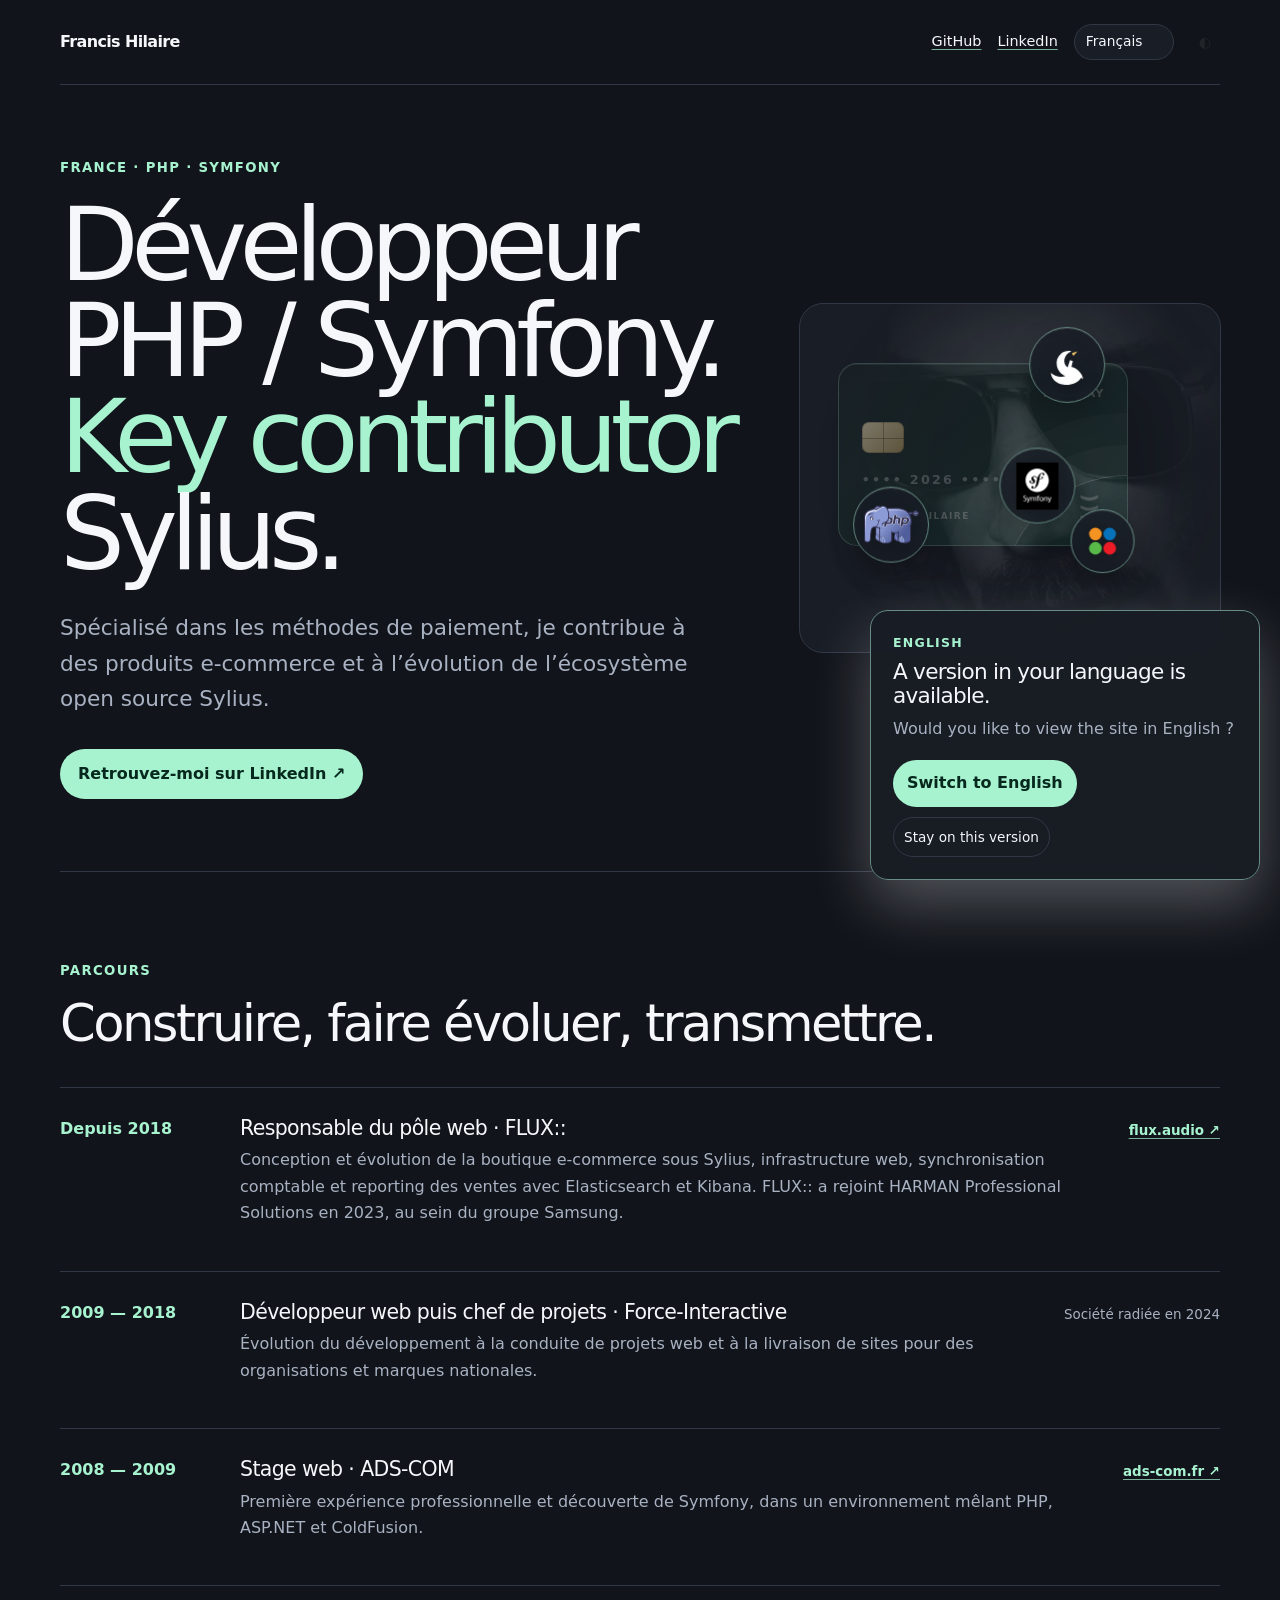
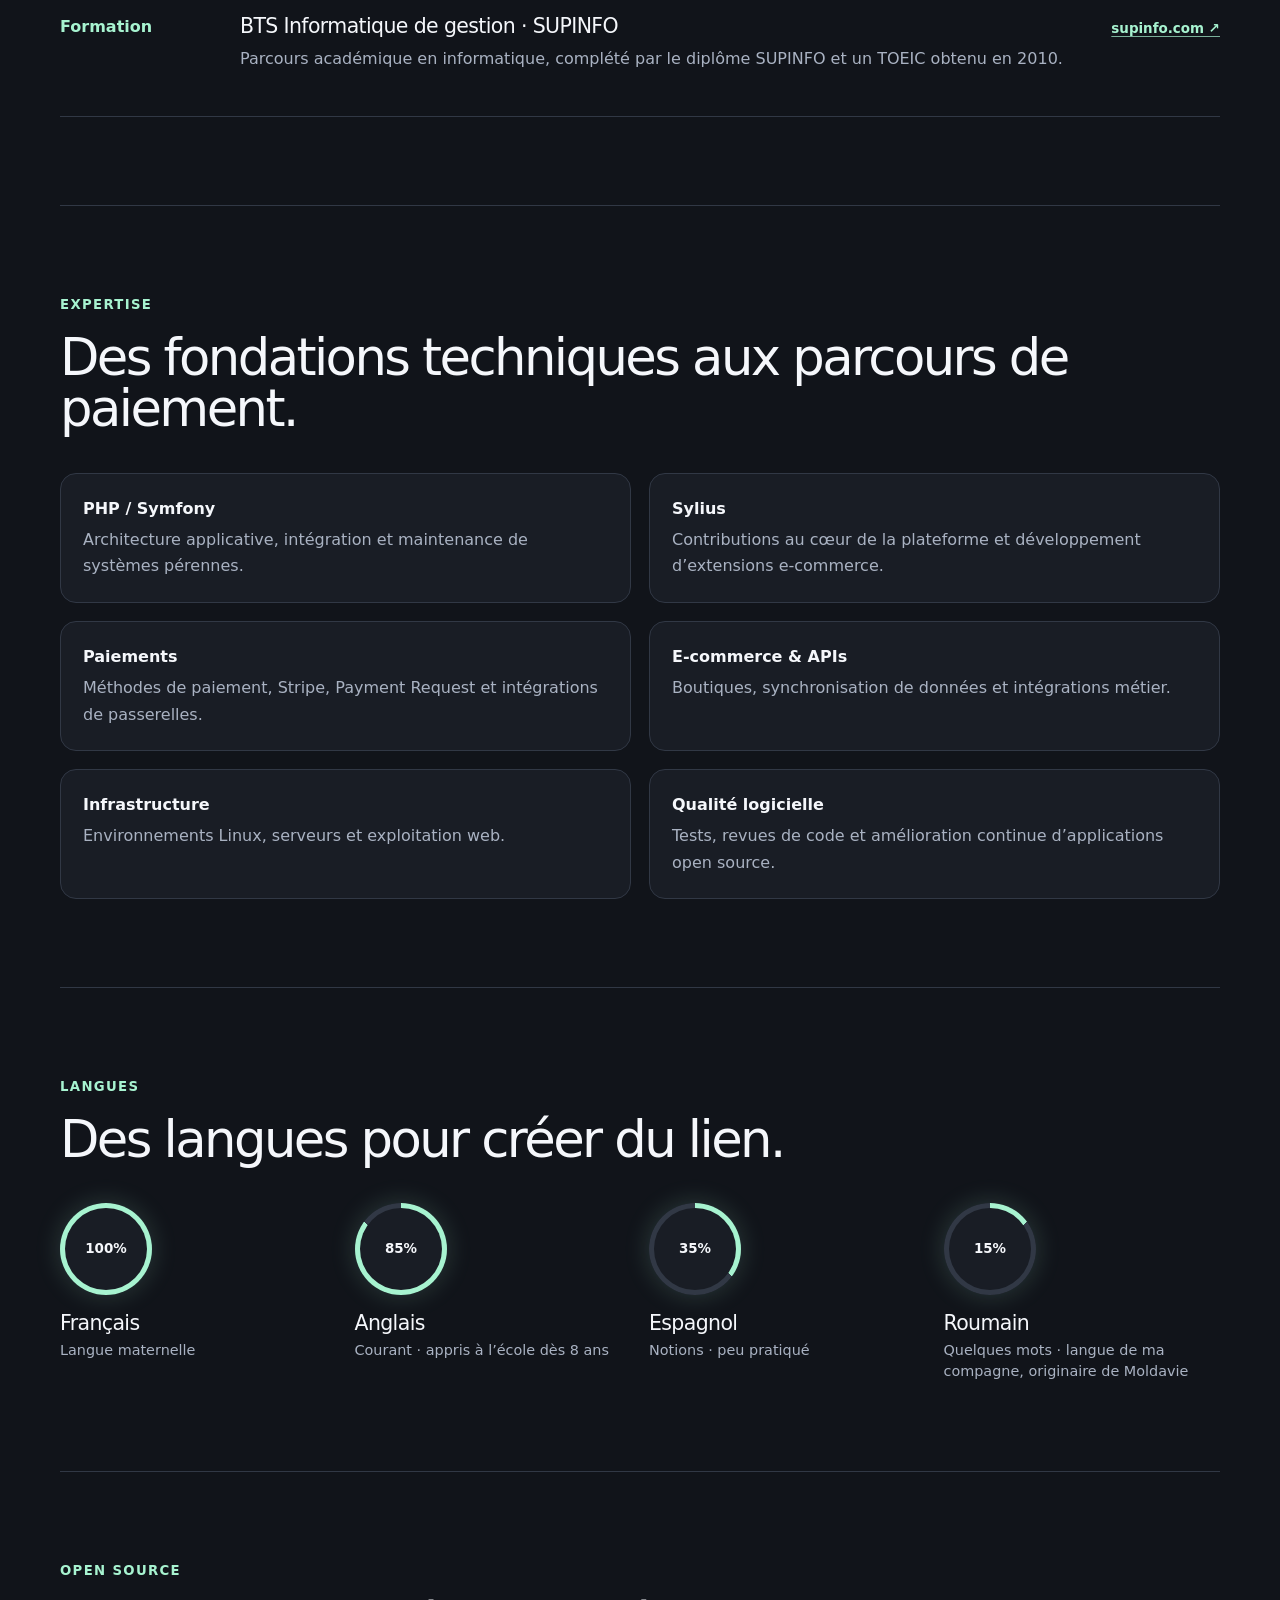
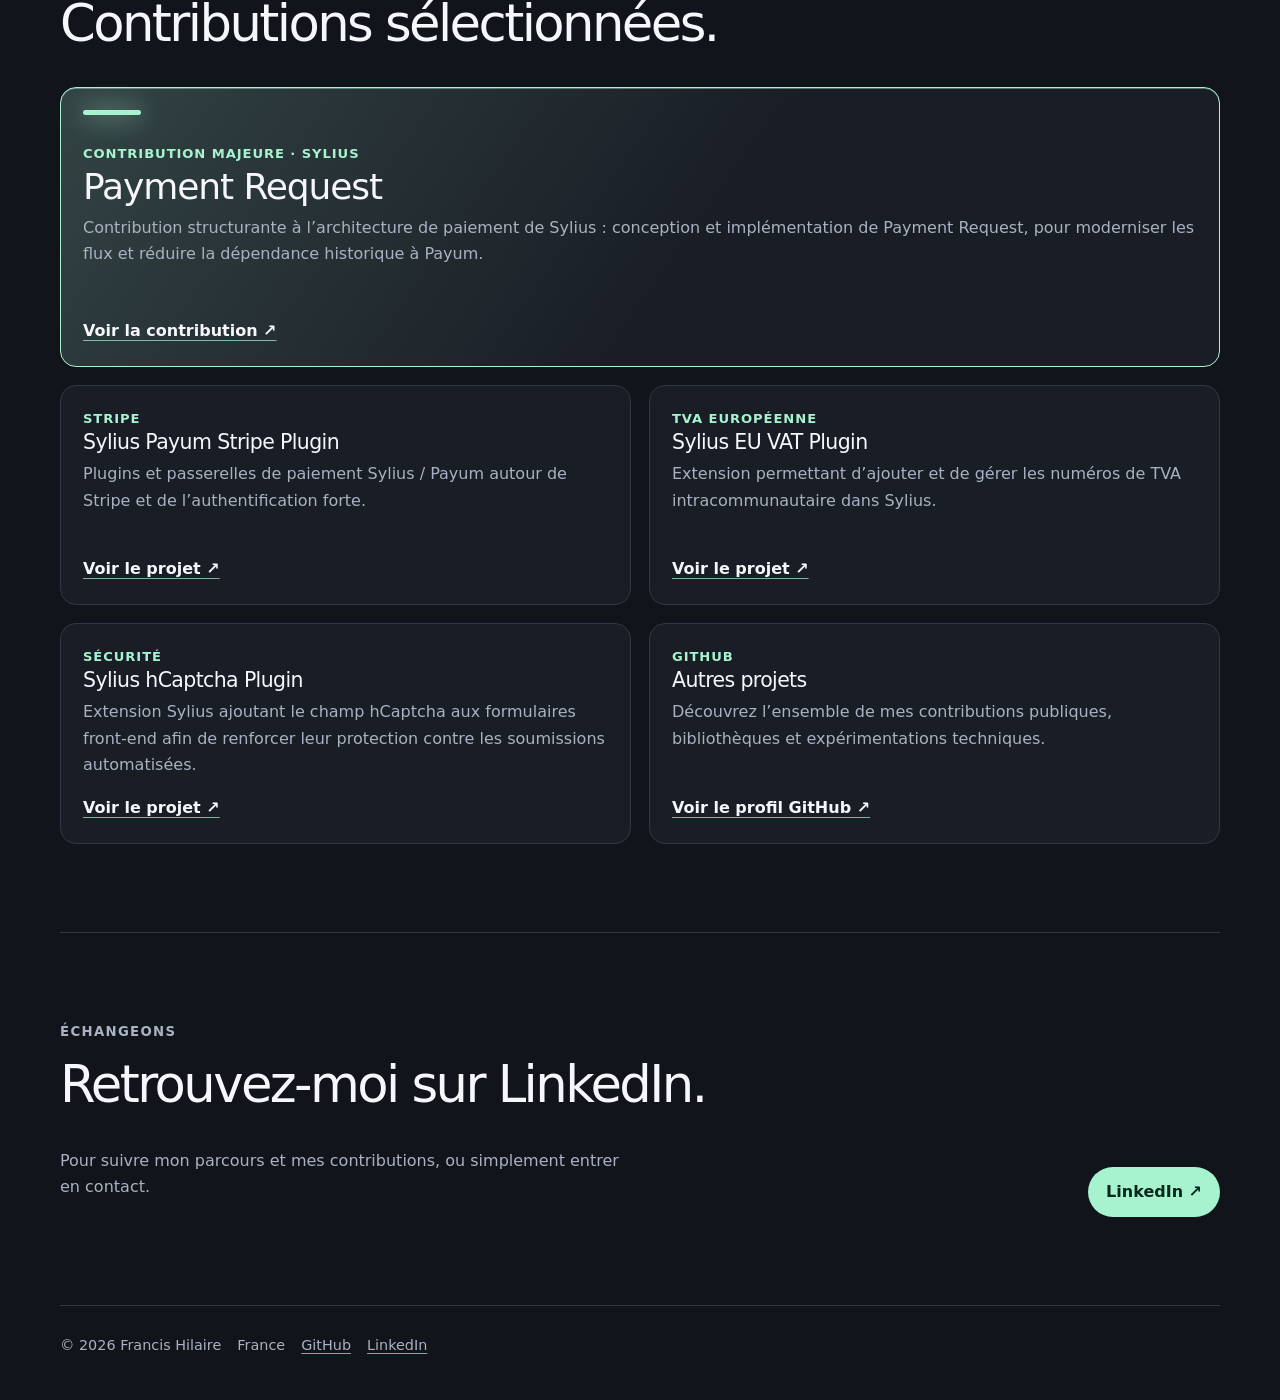
<file: index.html>
<!doctype html>
<html lang="fr">
<head><meta charset="utf-8"><meta name="viewport" content="width=device-width,initial-scale=1"><meta name="description" content="Francis Hilaire — Développeur PHP / Symfony et key contributor Sylius."><title>Francis Hilaire — Développeur PHP / Symfony</title><link href="https://cdn.jsdelivr.net/npm/bootstrap@5.3.8/dist/css/bootstrap.min.css" rel="stylesheet" integrity="sha384-sRIl4kxILFvY47J16cr9ZwB07vP4J8+LH7qKQnuqkuIAvNWLzeN8tE5YBujZqJLB" crossorigin="anonymous"><link rel="stylesheet" href="style.css"></head>
<body><header class="shell topbar"><a class="brand" href="#top">Francis Hilaire</a><nav class="tools" aria-label="Liens principaux"><a href="https://github.com/Prometee">GitHub</a><a href="https://www.linkedin.com/in/francis-🦢-hilaire-28317aa3">LinkedIn</a><a href="en.html" lang="en">EN</a><button class="btn btn-sm" data-theme-toggle aria-label="Activer le thème clair">◐</button></nav></header>
<main id="top" class="shell"><div class="hero"><div><p class="eyebrow">France · PHP · Symfony</p><h1>Développeur PHP / Symfony.<br><em>Key contributor</em> Sylius.</h1><p class="lede">Spécialisé dans les méthodes de paiement, je contribue à des produits e-commerce et à l’évolution de l’écosystème open source Sylius.</p><a class="cta btn" href="https://www.linkedin.com/in/francis-🦢-hilaire-28317aa3">Retrouvez-moi sur LinkedIn ↗</a></div><div class="art" aria-hidden="true"><div class="credit-card"><span class="card-brand">FH / PAY</span><span class="chip"></span><span class="card-number">•••• <span data-current-year>2026</span> •••• PHP</span><span class="card-holder">FRANCIS HILAIRE</span><span class="card-wave">)))</span></div><div class="tech-token token-swan"><img src="assets/swan.svg" alt=""></div><div class="tech-token token-symfony"><img src="assets/symfony.svg" alt="Symfony"></div><div class="tech-token token-php"><img src="assets/php-elephant.svg" alt="PHP"></div><div class="tech-token token-flux"><img src="assets/flux-dots.svg" alt="FLUX::"></div></div></div>
<section><p class="eyebrow">Parcours</p><h2 class="section-title">Construire, faire évoluer, transmettre.</h2><div class="timeline"><article><div class="date">Depuis 2018</div><div><h3>Responsable du pôle web · FLUX::</h3><p class="muted">Conception et évolution de la boutique e-commerce sous Sylius, infrastructure web, synchronisation comptable et reporting des ventes avec Elasticsearch et Kibana. FLUX:: a rejoint HARMAN Professional Solutions en 2023, au sein du groupe Samsung.</p></div></article><article><div class="date">2009 — 2018</div><div><h3>Développeur web puis chef de projets · Force-Interactive</h3><p class="muted">Évolution du développement à la conduite de projets web et à la livraison de sites pour des organisations et marques nationales.</p></div></article><article><div class="date">2008 — 2009</div><div><h3>Stage web · ADS-COM</h3><p class="muted">Première expérience professionnelle et découverte de Symfony, dans un environnement mêlant PHP, ASP.NET et ColdFusion.</p></div></article><article><div class="date">Formation</div><div><h3>BTS Informatique de gestion · SUPINFO</h3><p class="muted">Parcours académique en informatique, complété par le diplôme SUPINFO et un TOEIC obtenu en 2010.</p></div></article></div></section>
<section><p class="eyebrow">Expertise</p><h2 class="section-title">Des fondations techniques aux parcours de paiement.</h2><div class="grid"><div class="skill"><strong>PHP / Symfony</strong><span class="muted">Architecture applicative, intégration et maintenance de systèmes pérennes.</span></div><div class="skill"><strong>Sylius</strong><span class="muted">Contributions au cœur de la plateforme et développement d’extensions e-commerce.</span></div><div class="skill"><strong>Paiements</strong><span class="muted">Méthodes de paiement, Stripe, Payment Request et intégrations de passerelles.</span></div><div class="skill"><strong>E-commerce & APIs</strong><span class="muted">Boutiques, synchronisation de données et intégrations métier.</span></div><div class="skill"><strong>Infrastructure</strong><span class="muted">Environnements Linux, serveurs et exploitation web.</span></div><div class="skill"><strong>Qualité logicielle</strong><span class="muted">Tests, revues de code et amélioration continue d’applications open source.</span></div></div></section>
<section><p class="eyebrow">Open source</p><h2 class="section-title">Contributions sélectionnées.</h2><div class="grid"><article class="project project-featured"><span class="tag">Contribution majeure · Sylius</span><h3>Payment Request</h3><p class="muted">Contribution structurante à l’architecture de paiement de Sylius : conception et implémentation de Payment Request, pour moderniser les flux et réduire la dépendance historique à Payum.</p><a href="https://github.com/Sylius/Sylius/pull/15943">Voir la contribution ↗</a></article><article class="project"><span class="tag">Stripe</span><h3>Sylius Payum Stripe Plugin</h3><p class="muted">Plugins et passerelles de paiement Sylius / Payum autour de Stripe et de l’authentification forte.</p><a href="https://github.com/FLUX-SE/SyliusPayumStripePlugin">Voir le projet ↗</a></article><article class="project"><span class="tag">TVA européenne</span><h3>Sylius EU VAT Plugin</h3><p class="muted">Extension permettant d’ajouter et de gérer les numéros de TVA intracommunautaire dans Sylius.</p><a href="https://github.com/FLUX-SE/SyliusEUVatPlugin">Voir le projet ↗</a></article><article class="project"><span class="tag">Sécurité</span><h3>Sylius hCaptcha Plugin</h3><p class="muted">Extension Sylius ajoutant le champ hCaptcha aux formulaires front-end afin de renforcer leur protection contre les soumissions automatisées.</p><a href="https://github.com/FLUX-SE/SyliusHCaptchaPlugin">Voir le projet ↗</a></article><article class="project"><span class="tag">GitHub</span><h3>Autres projets</h3><p class="muted">Découvrez l’ensemble de mes contributions publiques, bibliothèques et expérimentations techniques.</p><a href="https://github.com/Prometee">Voir le profil GitHub ↗</a></article></div></section>
<section><div class="contact"><div><p class="eyebrow">Échangeons</p><h2 class="section-title">Retrouvez-moi sur LinkedIn.</h2><p>Pour suivre mon parcours et mes contributions, ou simplement entrer en contact.</p></div><a class="cta btn" href="https://www.linkedin.com/in/francis-🦢-hilaire-28317aa3">LinkedIn ↗</a></div></section></main><footer class="shell"><div class="links"><span>© <span data-current-year>2026</span> Francis Hilaire</span><span>France</span><a href="https://github.com/Prometee">GitHub</a><a href="https://www.linkedin.com/in/francis-🦢-hilaire-28317aa3">LinkedIn</a></div></footer><script src="app.js"></script></body></html>
</file>
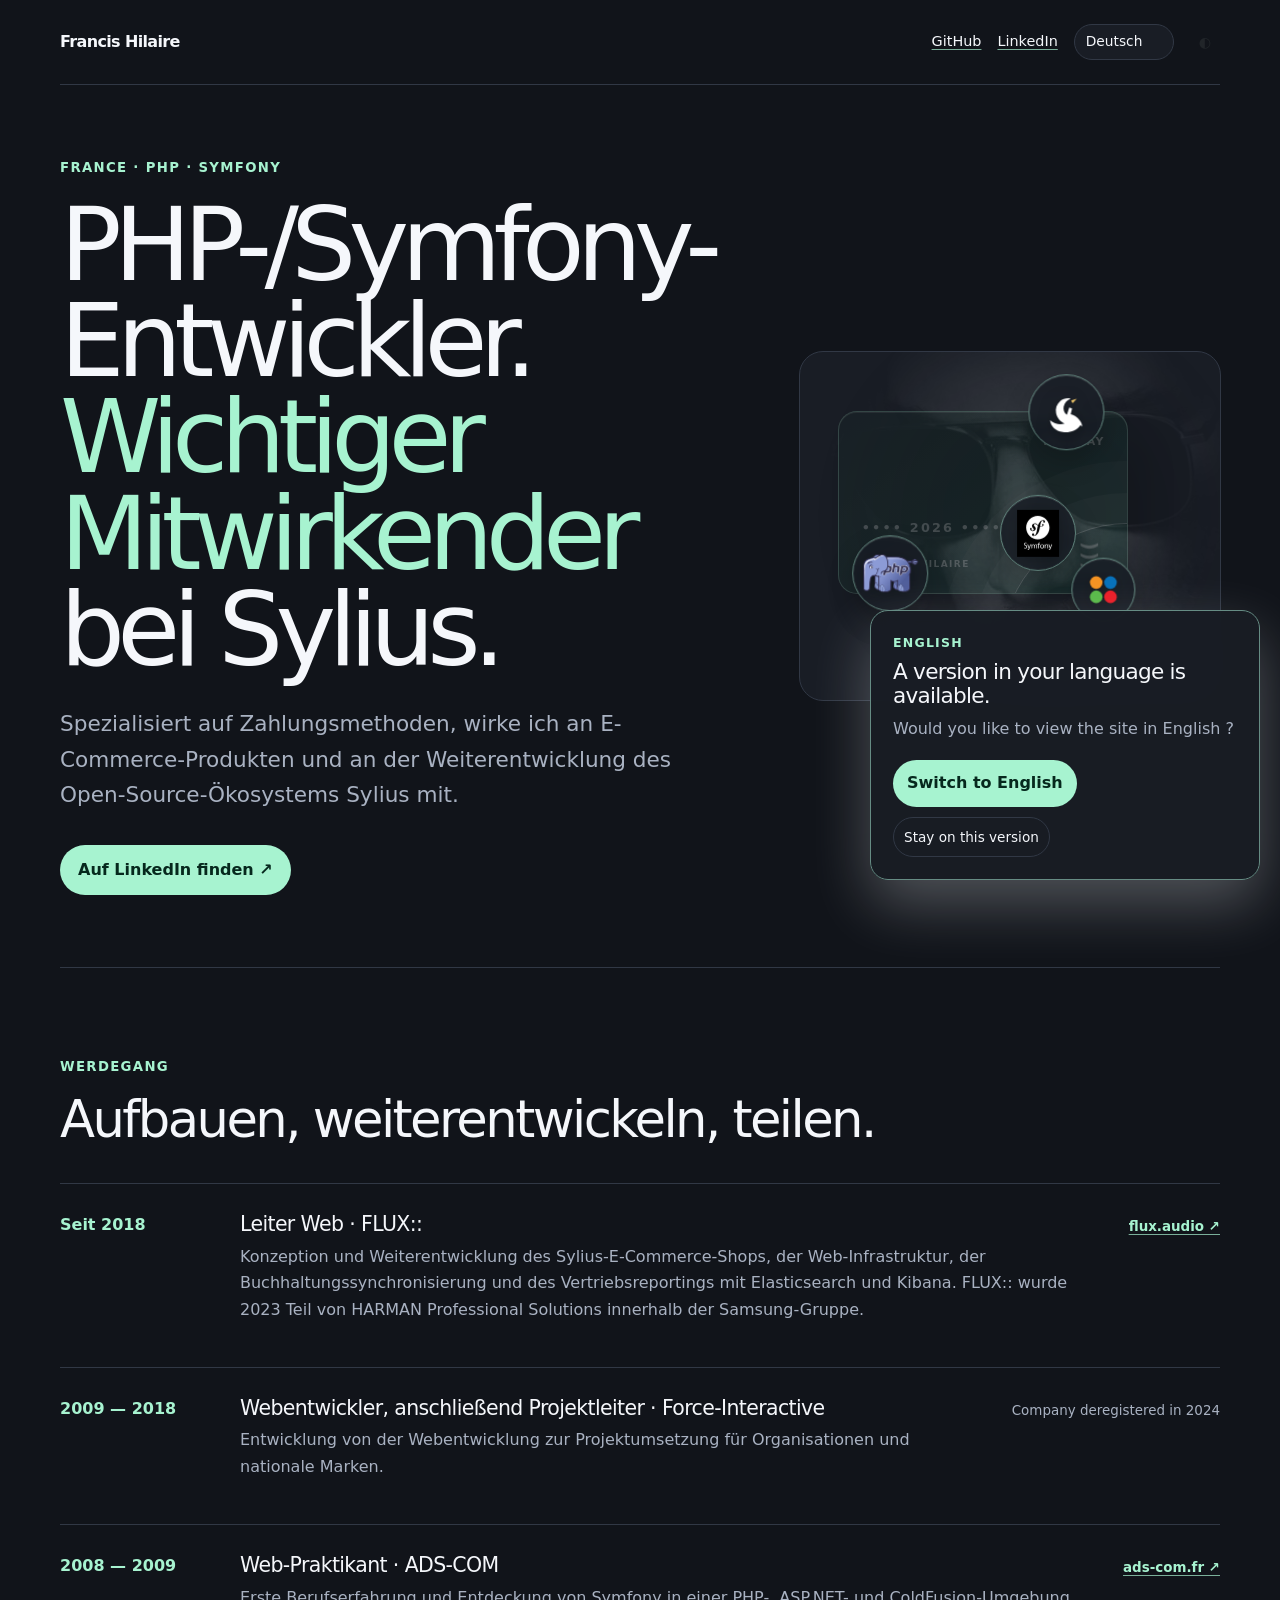
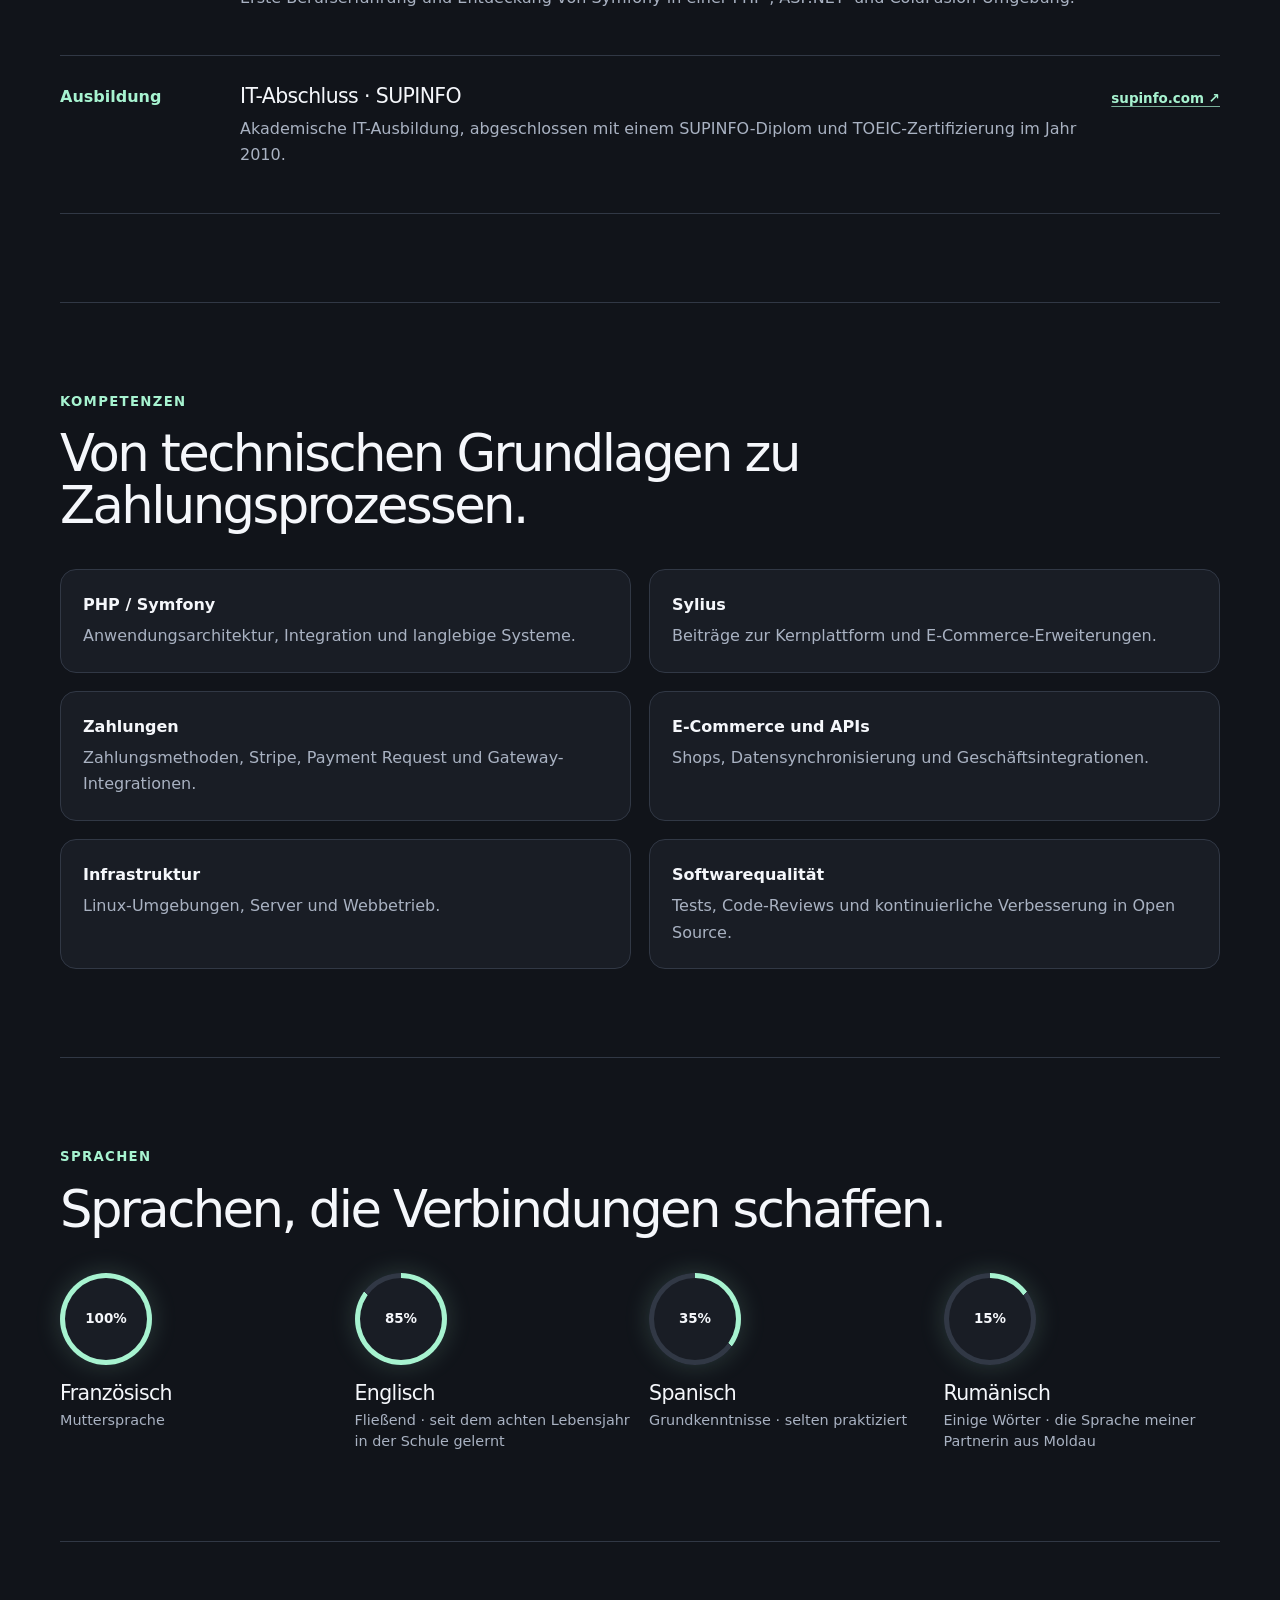
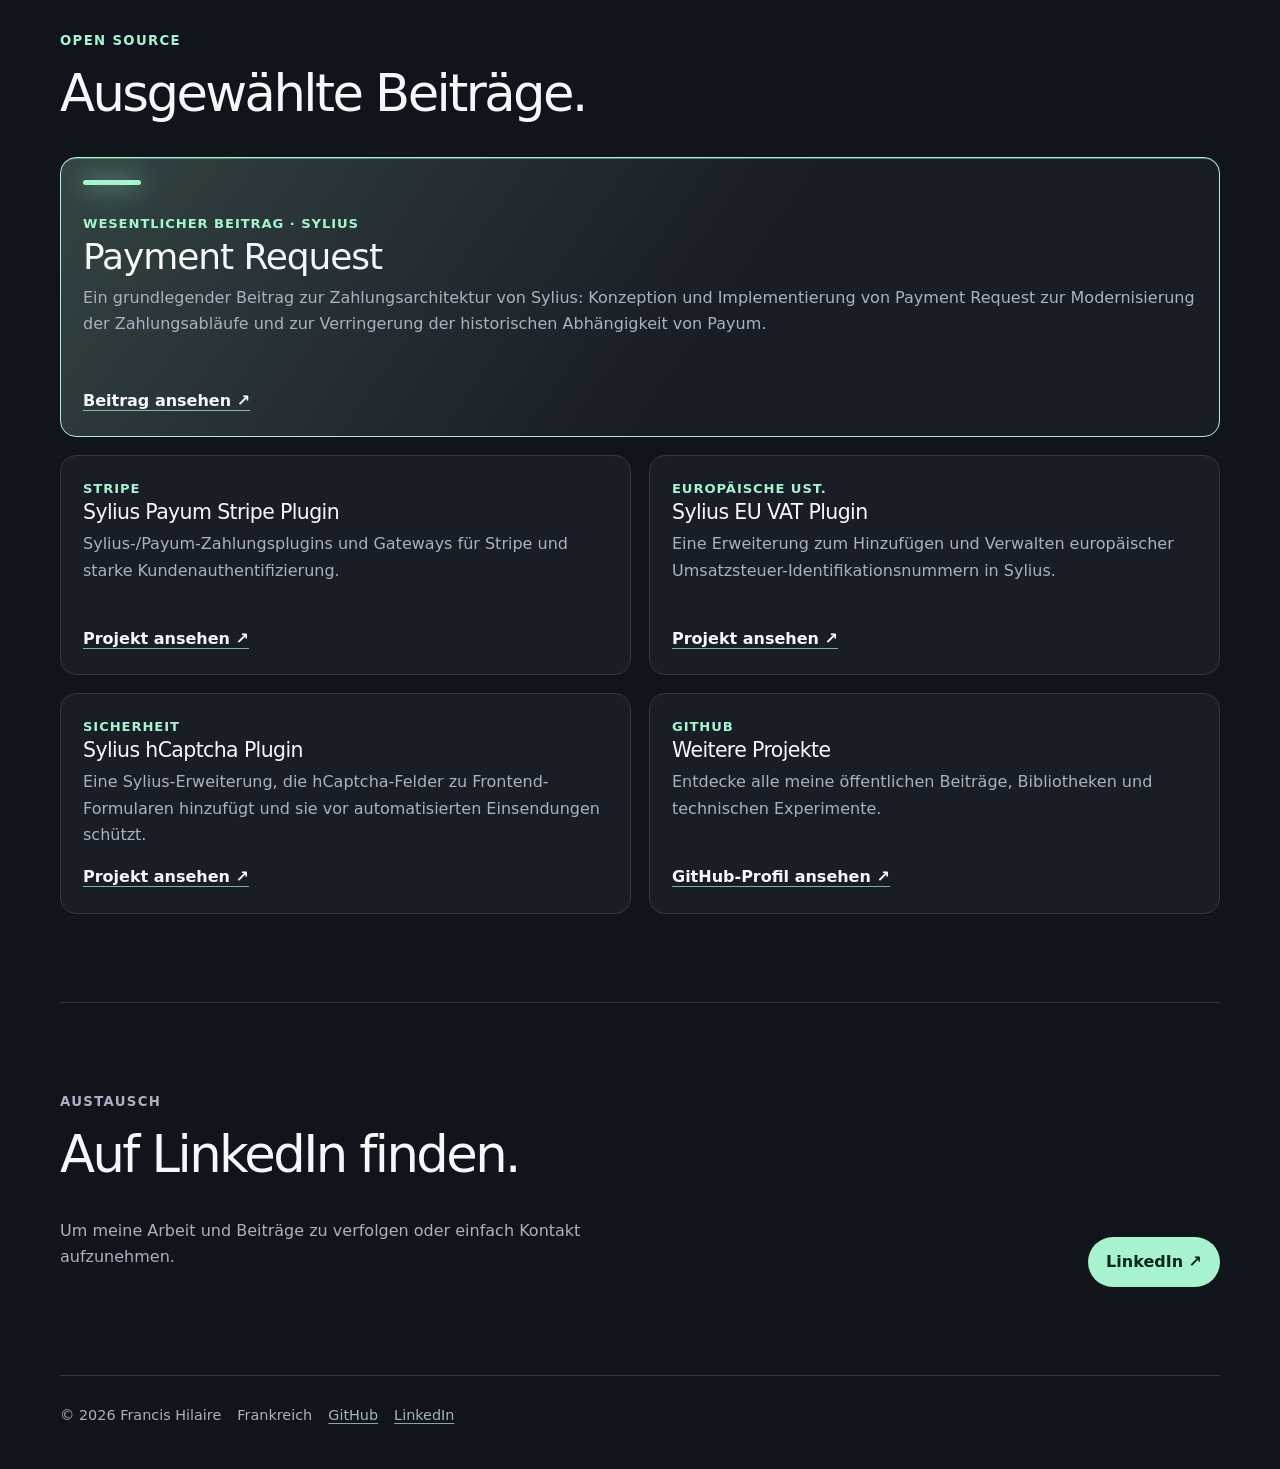
<file: de.html>
<!DOCTYPE html>
<html lang="de">
<head>
  <meta charset="utf-8">
  <meta name="viewport" content="width=device-width,initial-scale=1">
  <meta name="description" content="Francis Hilaire — PHP-/Symfony-Entwickler und wichtiger Sylius-Mitwirkender.">
  <title>Francis Hilaire — PHP-/Symfony-Entwickler</title>
  <link href="https://cdn.jsdelivr.net/npm/bootstrap@5.3.8/dist/css/bootstrap.min.css" rel="stylesheet" integrity="sha384-sRIl4kxILFvY47J16cr9ZwB07vP4J8+LH7qKQnuqkuIAvNWLzeN8tE5YBujZqJLB" crossorigin="anonymous">
  <link rel="stylesheet" href="style.css">
</head>
<body>
  <header class="shell topbar">
    <a class="brand" href="#top">Francis Hilaire</a>
    <nav class="tools" aria-label="Hauptlinks">
      <a href="https://github.com/Prometee">GitHub</a><a href="https://www.linkedin.com/in/francis-🦢-hilaire-28317aa3">LinkedIn</a><a href="index.html" lang="fr">FR</a><button class="btn btn-sm" data-theme-toggle="" aria-label="Enable light theme">◐</button>
    </nav>
  </header>
  <main id="top" class="shell">
    <div class="hero">
      <div>
        <p class="eyebrow">France · PHP · Symfony</p>
        <h1>PHP-/Symfony-Entwickler.<br><em>Wichtiger Mitwirkender</em> bei Sylius.</h1>
        <p class="lede">Spezialisiert auf Zahlungsmethoden, wirke ich an E-Commerce-Produkten und an der Weiterentwicklung des Open-Source-Ökosystems Sylius mit.</p><a class="cta btn" href="https://www.linkedin.com/in/francis-🦢-hilaire-28317aa3">Auf LinkedIn finden ↗</a>
      </div>
      <div class="art" aria-hidden="true">
        <div class="credit-card">
          <span class="card-brand">FH / PAY</span><span class="card-number">•••• <span data-current-year="">2026</span> •••• PHP</span><span class="card-holder">FRANCIS HILAIRE</span><span class="card-wave">)))</span>
        </div>
        <div class="tech-token token-swan"><img src="assets/swan.svg" alt=""></div>
        <div class="tech-token token-symfony"><img src="assets/symfony.svg" alt="Symfony"></div>
        <div class="tech-token token-php"><img src="assets/php-elephant.svg" alt="PHP"></div>
        <div class="tech-token token-flux"><img src="assets/flux-dots.svg" alt="FLUX::"></div>
      </div>
    </div>
    <section>
      <p class="eyebrow">Werdegang</p><h2 class="section-title">Aufbauen, weiterentwickeln, teilen.</h2>
      <div class="timeline">
        <article>
          <div class="date">
            Seit 2018
          </div>
          <div>
            <h3>Leiter Web · FLUX::</h3><p class="muted">Konzeption und Weiterentwicklung des Sylius-E-Commerce-Shops, der Web-Infrastruktur, der Buchhaltungssynchronisierung und des Vertriebsreportings mit Elasticsearch und Kibana. FLUX:: wurde 2023 Teil von HARMAN Professional Solutions innerhalb der Samsung-Gruppe.</p>
          </div>
        </article>
        <article>
          <div class="date">
            2009 — 2018
          </div>
          <div>
            <h3>Webentwickler, anschließend Projektleiter · Force-Interactive</h3><p class="muted">Entwicklung von der Webentwicklung zur Projektumsetzung für Organisationen und nationale Marken.</p>
          </div>
        </article>
        <article>
          <div class="date">
            2008 — 2009
          </div>
          <div>
            <h3>Web-Praktikant · ADS-COM</h3><p class="muted">Erste Berufserfahrung und Entdeckung von Symfony in einer PHP-, ASP.NET- und ColdFusion-Umgebung.</p>
          </div>
        </article>
        <article>
          <div class="date">
            Ausbildung
          </div>
          <div>
            <h3>IT-Abschluss · SUPINFO</h3><p class="muted">Akademische IT-Ausbildung, abgeschlossen mit einem SUPINFO-Diplom und TOEIC-Zertifizierung im Jahr 2010.</p>
          </div>
        </article>
      </div>
    </section>
    <section>
      <p class="eyebrow">Kompetenzen</p><h2 class="section-title">Von technischen Grundlagen zu Zahlungsprozessen.</h2>
      <div class="grid">
        <div class="skill">
          <strong>PHP / Symfony</strong><span class="muted">Anwendungsarchitektur, Integration und langlebige Systeme.</span>
        </div>
        <div class="skill">
          <strong>Sylius</strong><span class="muted">Beiträge zur Kernplattform und E-Commerce-Erweiterungen.</span>
        </div>
        <div class="skill">
          <strong>Zahlungen</strong><span class="muted">Zahlungsmethoden, Stripe, Payment Request und Gateway-Integrationen.</span>
        </div>
        <div class="skill">
          <strong>E-Commerce und APIs</strong><span class="muted">Shops, Datensynchronisierung und Geschäftsintegrationen.</span>
        </div>
        <div class="skill">
          <strong>Infrastruktur</strong><span class="muted">Linux-Umgebungen, Server und Webbetrieb.</span>
        </div>
        <div class="skill">
          <strong>Softwarequalität</strong><span class="muted">Tests, Code-Reviews und kontinuierliche Verbesserung in Open Source.</span>
        </div>
      </div>
    </section>
    <section>
      <p class="eyebrow">Open source</p>
      <h2 class="section-title">Ausgewählte Beiträge.</h2>
      <div class="grid">
        <article class="project project-featured">
          <span class="tag">Wesentlicher Beitrag · Sylius</span>
          <h3>Payment Request</h3>
          <p class="muted">Ein grundlegender Beitrag zur Zahlungsarchitektur von Sylius: Konzeption und Implementierung von Payment Request zur Modernisierung der Zahlungsabläufe und zur Verringerung der historischen Abhängigkeit von Payum.</p><a href="https://github.com/Sylius/Sylius/pull/15943">Beitrag ansehen ↗</a>
        </article>
        <article class="project">
          <span class="tag">Stripe</span>
          <h3>Sylius Payum Stripe Plugin</h3>
          <p class="muted">Sylius-/Payum-Zahlungsplugins und Gateways für Stripe und starke Kundenauthentifizierung.</p><a href="https://github.com/FLUX-SE/SyliusPayumStripePlugin">Projekt ansehen ↗</a>
        </article>
        <article class="project">
          <span class="tag">Europäische USt.</span>
          <h3>Sylius EU VAT Plugin</h3>
          <p class="muted">Eine Erweiterung zum Hinzufügen und Verwalten europäischer Umsatzsteuer-Identifikationsnummern in Sylius.</p><a href="https://github.com/FLUX-SE/SyliusEUVatPlugin">Projekt ansehen ↗</a>
        </article>
        <article class="project">
          <span class="tag">Sicherheit</span>
          <h3>Sylius hCaptcha Plugin</h3>
          <p class="muted">Eine Sylius-Erweiterung, die hCaptcha-Felder zu Frontend-Formularen hinzufügt und sie vor automatisierten Einsendungen schützt.</p><a href="https://github.com/FLUX-SE/SyliusHCaptchaPlugin">Projekt ansehen ↗</a>
        </article>
        <article class="project">
          <span class="tag">GitHub</span>
          <h3>Weitere Projekte</h3><p class="muted">Entdecke alle meine öffentlichen Beiträge, Bibliotheken und technischen Experimente.</p><a href="https://github.com/Prometee">GitHub-Profil ansehen ↗</a>
        </article>
      </div>
    </section>
    <section>
      <div class="contact">
        <div>
          <p class="eyebrow">Austausch</p><h2 class="section-title">Auf LinkedIn finden.</h2><p>Um meine Arbeit und Beiträge zu verfolgen oder einfach Kontakt aufzunehmen.</p>
        </div><a class="cta btn" href="https://www.linkedin.com/in/francis-🦢-hilaire-28317aa3">LinkedIn ↗</a>
      </div>
    </section>
  </main>
  <footer class="shell">
    <div class="links">
      <span>© <span data-current-year="">2026</span> Francis Hilaire</span><span>Frankreich</span><a href="https://github.com/Prometee">GitHub</a><a href="https://www.linkedin.com/in/francis-🦢-hilaire-28317aa3">LinkedIn</a>
    </div>
  </footer>
  <script src="app.js"></script>
</body>
</html>
</file>
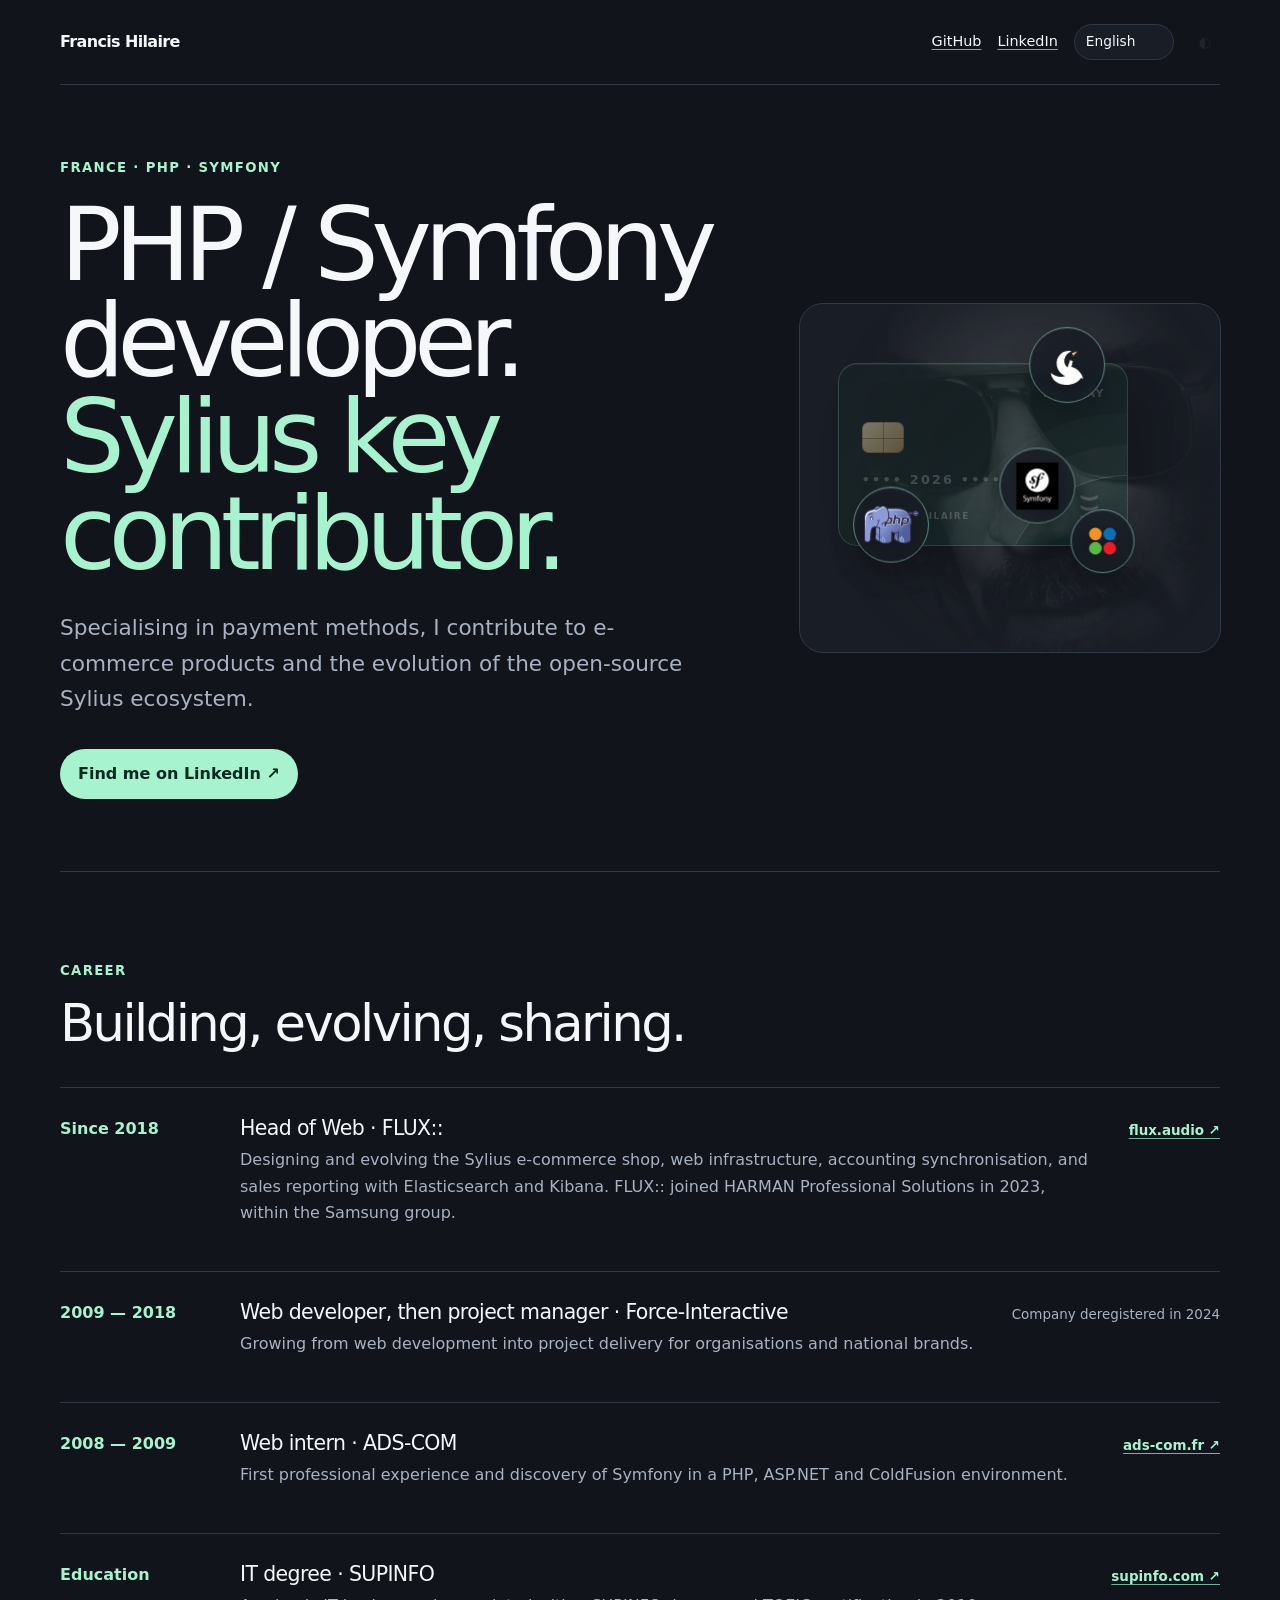
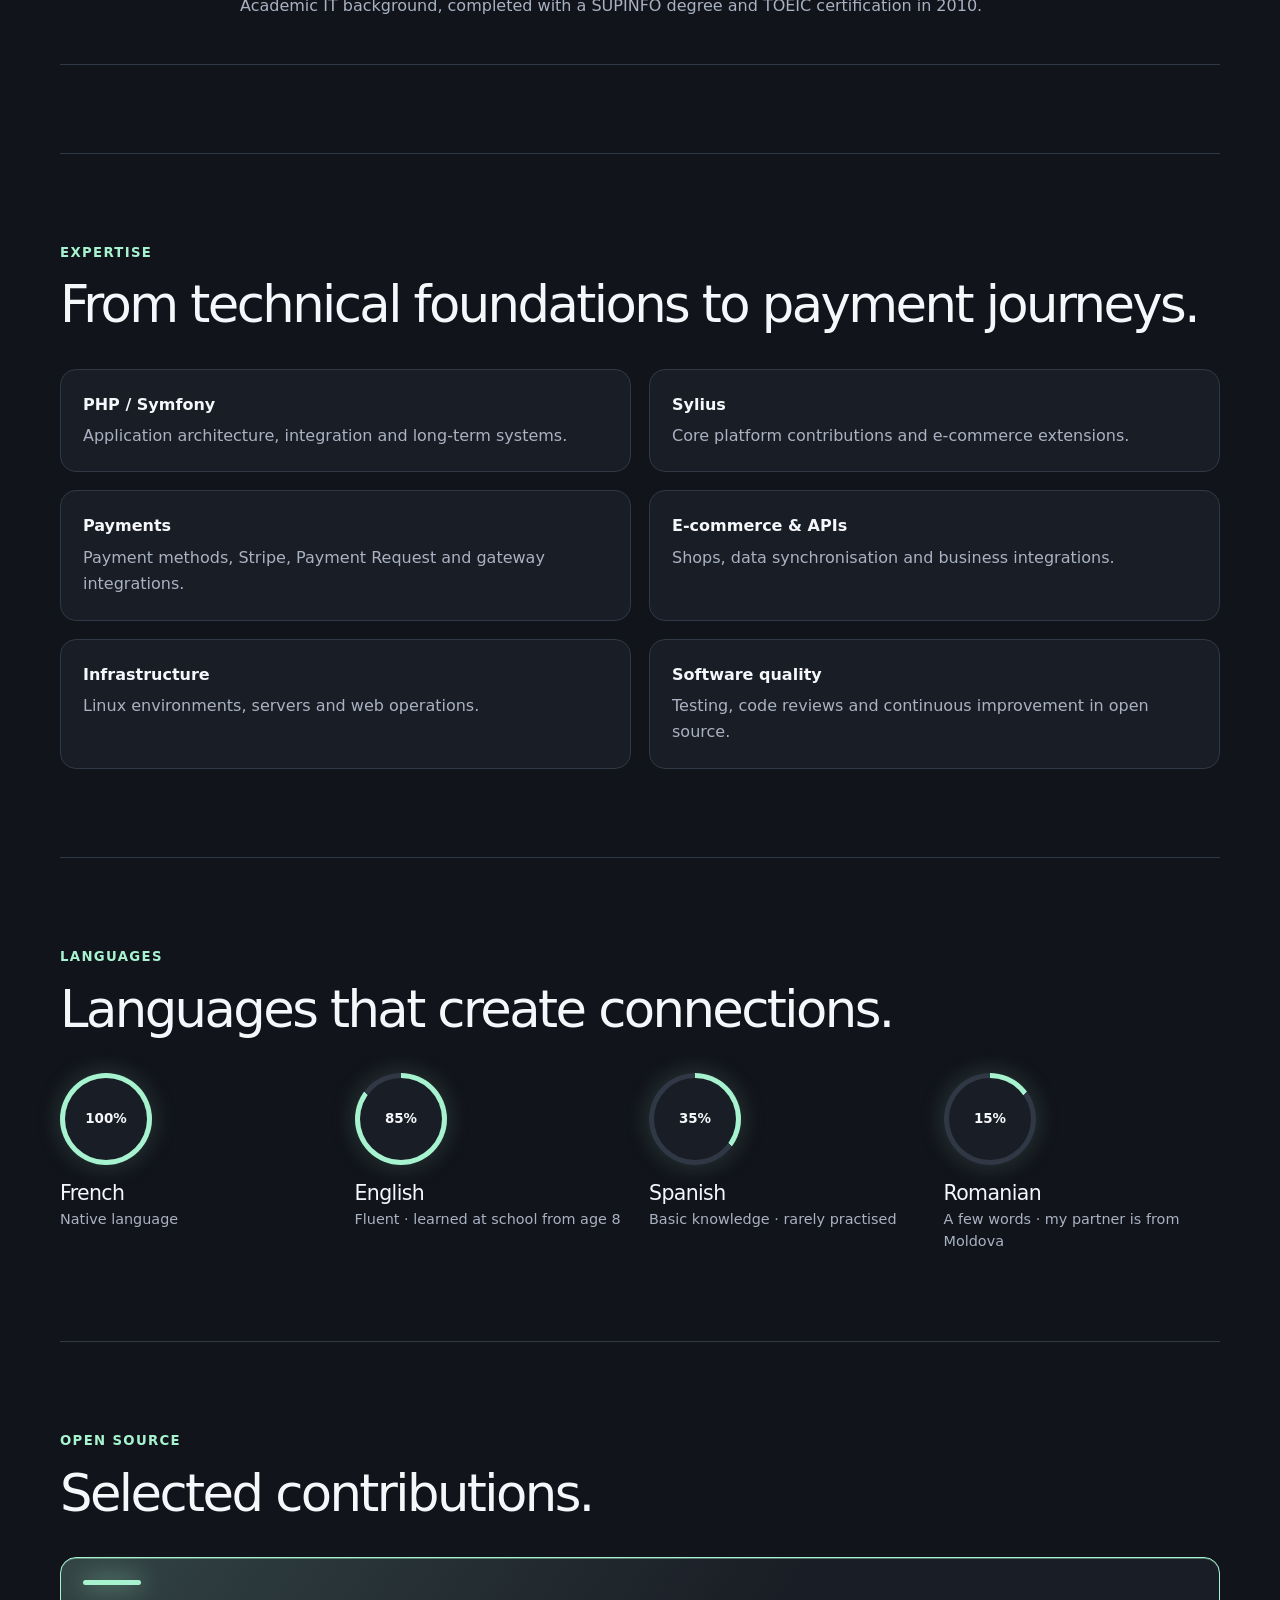
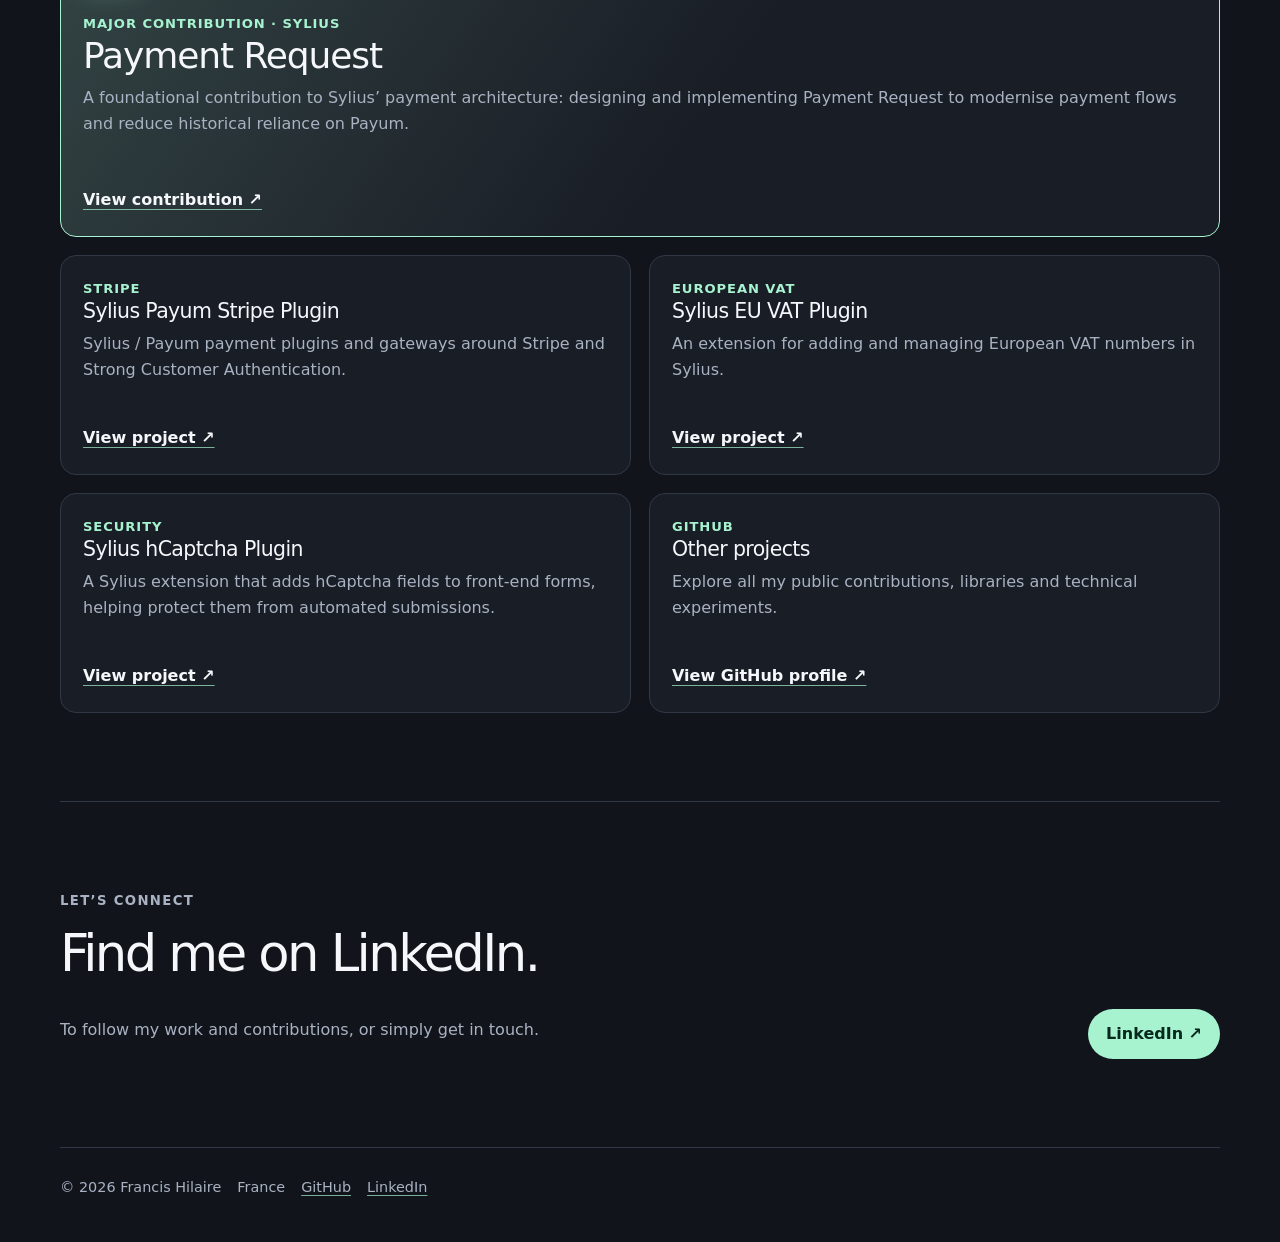
<file: en.html>
<!doctype html>
<html lang="en"><head><meta charset="utf-8"><meta name="viewport" content="width=device-width,initial-scale=1"><meta name="description" content="Francis Hilaire — PHP / Symfony Developer and Sylius key contributor."><title>Francis Hilaire — PHP / Symfony Developer</title><link href="https://cdn.jsdelivr.net/npm/bootstrap@5.3.8/dist/css/bootstrap.min.css" rel="stylesheet" integrity="sha384-sRIl4kxILFvY47J16cr9ZwB07vP4J8+LH7qKQnuqkuIAvNWLzeN8tE5YBujZqJLB" crossorigin="anonymous"><link rel="stylesheet" href="style.css"></head><body><header class="shell topbar"><a class="brand" href="#top">Francis Hilaire</a><nav class="tools" aria-label="Main links"><a href="https://github.com/Prometee">GitHub</a><a href="https://www.linkedin.com/in/francis-🦢-hilaire-28317aa3">LinkedIn</a><a href="index.html" lang="fr">FR</a><button class="btn btn-sm" data-theme-toggle aria-label="Enable light theme">◐</button></nav></header><main id="top" class="shell"><div class="hero"><div><p class="eyebrow">France · PHP · Symfony</p><h1>PHP / Symfony developer.<br><em>Sylius key contributor.</em></h1><p class="lede">Specialising in payment methods, I contribute to e-commerce products and the evolution of the open-source Sylius ecosystem.</p><a class="cta btn" href="https://www.linkedin.com/in/francis-🦢-hilaire-28317aa3">Find me on LinkedIn ↗</a></div><div class="art" aria-hidden="true"><div class="credit-card"><span class="card-brand">FH / PAY</span><span class="chip"></span><span class="card-number">•••• <span data-current-year>2026</span> •••• PHP</span><span class="card-holder">FRANCIS HILAIRE</span><span class="card-wave">)))</span></div><div class="tech-token token-swan"><img src="assets/swan.svg" alt=""></div><div class="tech-token token-symfony"><img src="assets/symfony.svg" alt="Symfony"></div><div class="tech-token token-php"><img src="assets/php-elephant.svg" alt="PHP"></div><div class="tech-token token-flux"><img src="assets/flux-dots.svg" alt="FLUX::"></div></div></div><section><p class="eyebrow">Career</p><h2 class="section-title">Building, evolving, sharing.</h2><div class="timeline"><article><div class="date">Since 2018</div><div><h3>Head of Web · FLUX::</h3><p class="muted">Designing and evolving the Sylius e-commerce shop, web infrastructure, accounting synchronisation, and sales reporting with Elasticsearch and Kibana. FLUX:: joined HARMAN Professional Solutions in 2023, within the Samsung group.</p></div></article><article><div class="date">2009 — 2018</div><div><h3>Web developer, then project manager · Force-Interactive</h3><p class="muted">Growing from web development into project delivery for organisations and national brands.</p></div></article><article><div class="date">2008 — 2009</div><div><h3>Web intern · ADS-COM</h3><p class="muted">First professional experience and discovery of Symfony in a PHP, ASP.NET and ColdFusion environment.</p></div></article><article><div class="date">Education</div><div><h3>IT degree · SUPINFO</h3><p class="muted">Academic IT background, completed with a SUPINFO degree and TOEIC certification in 2010.</p></div></article></div></section><section><p class="eyebrow">Expertise</p><h2 class="section-title">From technical foundations to payment journeys.</h2><div class="grid"><div class="skill"><strong>PHP / Symfony</strong><span class="muted">Application architecture, integration and long-term systems.</span></div><div class="skill"><strong>Sylius</strong><span class="muted">Core platform contributions and e-commerce extensions.</span></div><div class="skill"><strong>Payments</strong><span class="muted">Payment methods, Stripe, Payment Request and gateway integrations.</span></div><div class="skill"><strong>E-commerce & APIs</strong><span class="muted">Shops, data synchronisation and business integrations.</span></div><div class="skill"><strong>Infrastructure</strong><span class="muted">Linux environments, servers and web operations.</span></div><div class="skill"><strong>Software quality</strong><span class="muted">Testing, code reviews and continuous improvement in open source.</span></div></div></section><section><p class="eyebrow">Open source</p><h2 class="section-title">Selected contributions.</h2><div class="grid"><article class="project project-featured"><span class="tag">Major contribution · Sylius</span><h3>Payment Request</h3><p class="muted">A foundational contribution to Sylius’ payment architecture: designing and implementing Payment Request to modernise payment flows and reduce historical reliance on Payum.</p><a href="https://github.com/Sylius/Sylius/pull/15943">View contribution ↗</a></article><article class="project"><span class="tag">Stripe</span><h3>Sylius Payum Stripe Plugin</h3><p class="muted">Sylius / Payum payment plugins and gateways around Stripe and Strong Customer Authentication.</p><a href="https://github.com/FLUX-SE/SyliusPayumStripePlugin">View project ↗</a></article><article class="project"><span class="tag">European VAT</span><h3>Sylius EU VAT Plugin</h3><p class="muted">An extension for adding and managing European VAT numbers in Sylius.</p><a href="https://github.com/FLUX-SE/SyliusEUVatPlugin">View project ↗</a></article><article class="project"><span class="tag">Security</span><h3>Sylius hCaptcha Plugin</h3><p class="muted">A Sylius extension that adds hCaptcha fields to front-end forms, helping protect them from automated submissions.</p><a href="https://github.com/FLUX-SE/SyliusHCaptchaPlugin">View project ↗</a></article><article class="project"><span class="tag">GitHub</span><h3>Other projects</h3><p class="muted">Explore all my public contributions, libraries and technical experiments.</p><a href="https://github.com/Prometee">View GitHub profile ↗</a></article></div></section><section><div class="contact"><div><p class="eyebrow">Let’s connect</p><h2 class="section-title">Find me on LinkedIn.</h2><p>To follow my work and contributions, or simply get in touch.</p></div><a class="cta btn" href="https://www.linkedin.com/in/francis-🦢-hilaire-28317aa3">LinkedIn ↗</a></div></section></main><footer class="shell"><div class="links"><span>© <span data-current-year>2026</span> Francis Hilaire</span><span>France</span><a href="https://github.com/Prometee">GitHub</a><a href="https://www.linkedin.com/in/francis-🦢-hilaire-28317aa3">LinkedIn</a></div></footer><script src="app.js"></script></body></html>
</file>
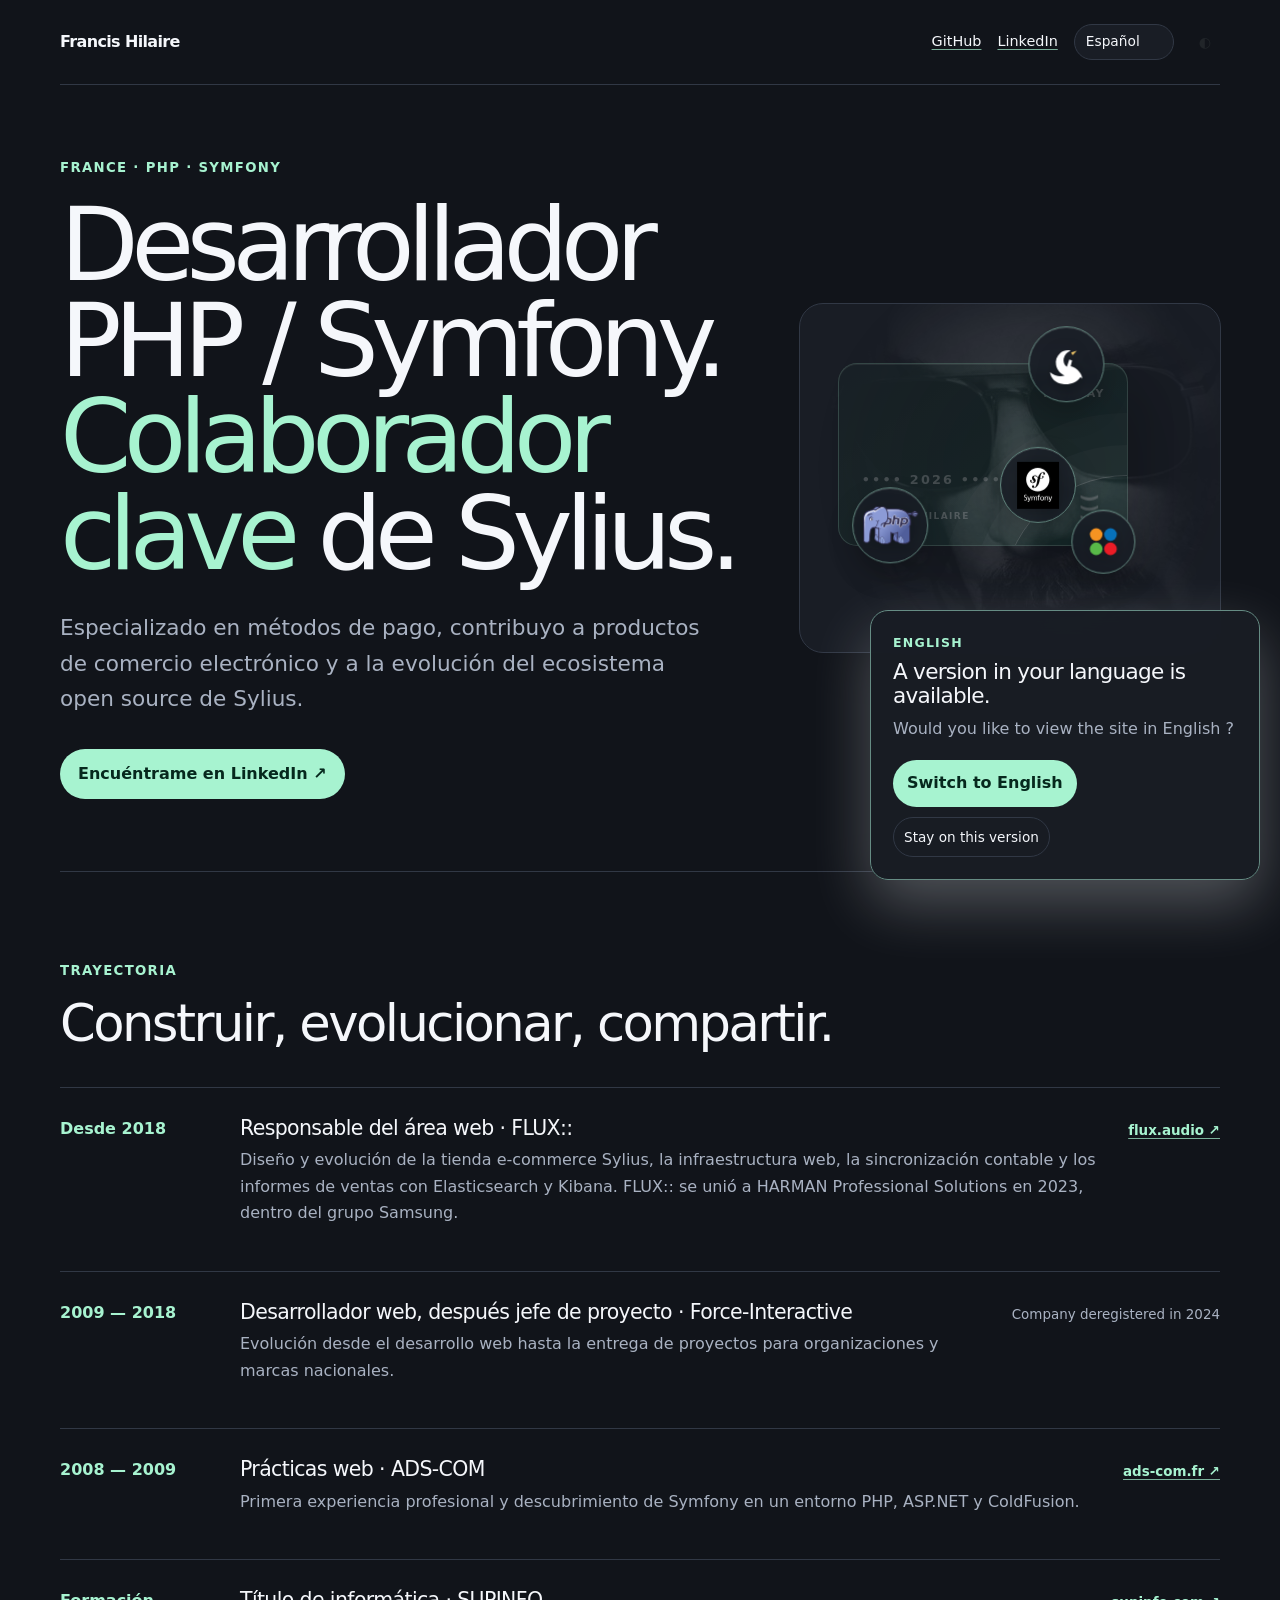
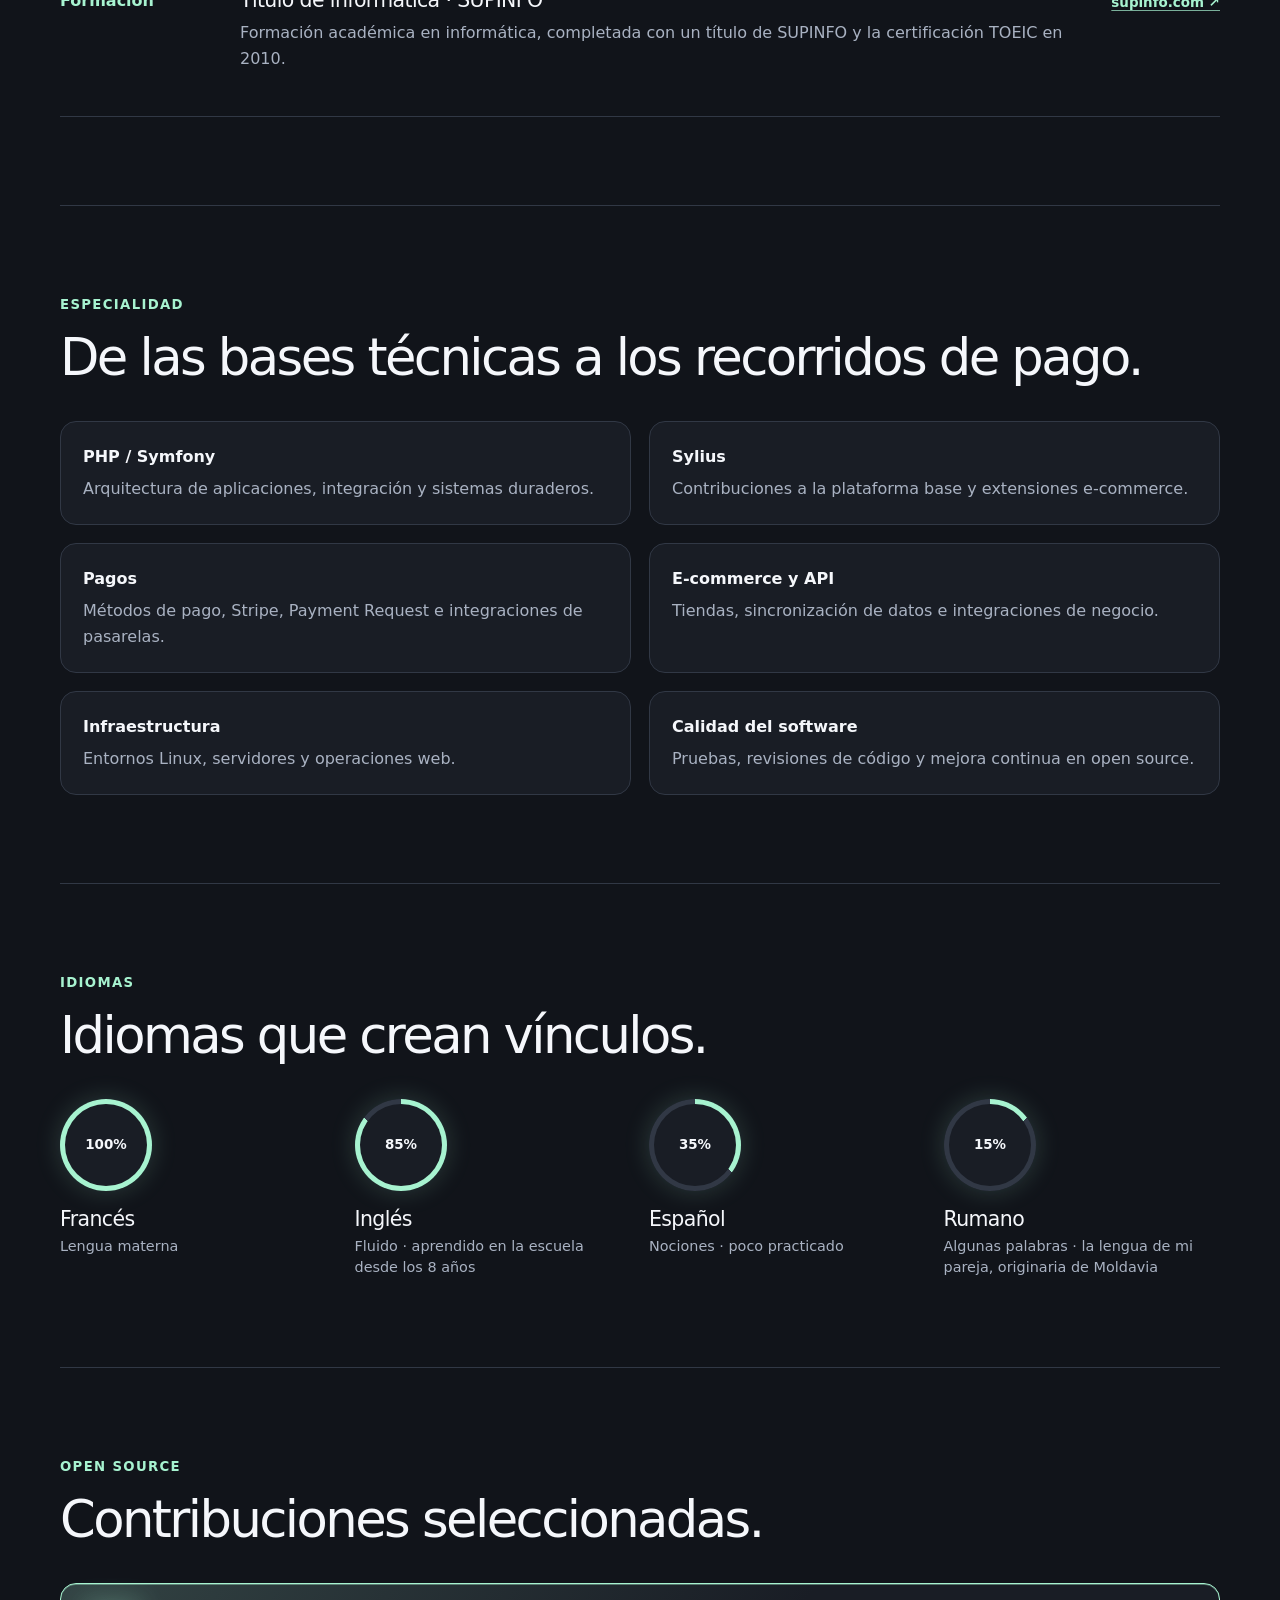
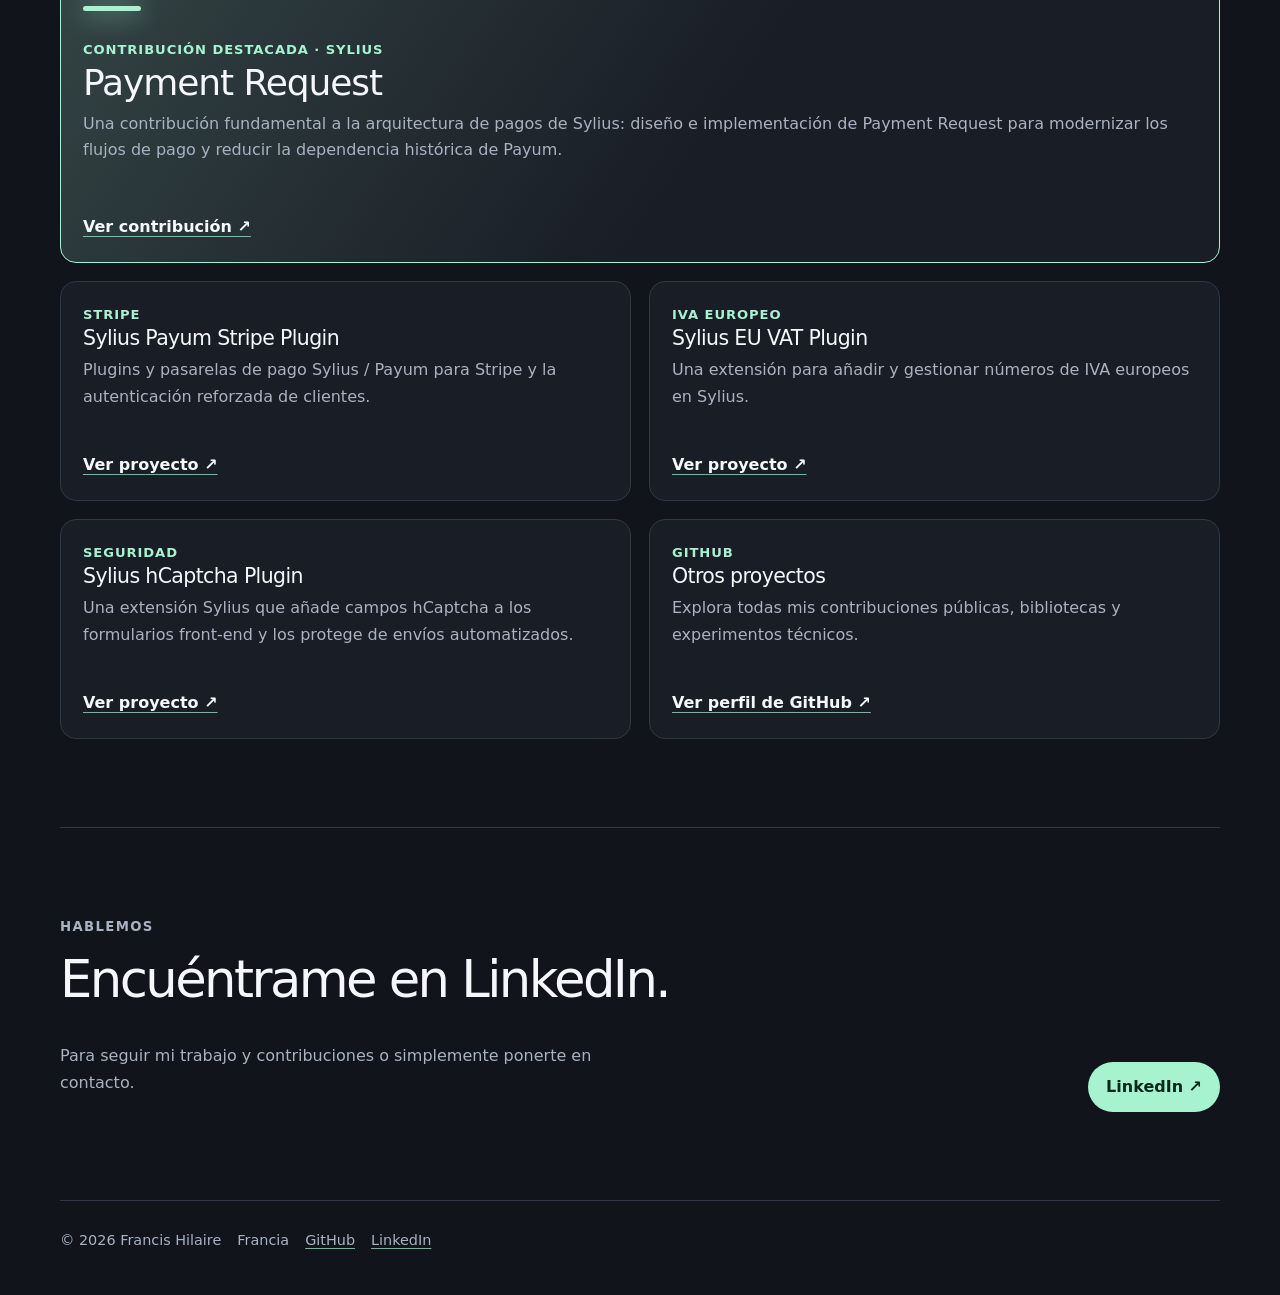
<file: es.html>
<!DOCTYPE html>
<html lang="es">
<head>
  <meta charset="utf-8">
  <meta name="viewport" content="width=device-width,initial-scale=1">
  <meta name="description" content="Francis Hilaire — desarrollador PHP / Symfony y colaborador clave de Sylius.">
  <title>Francis Hilaire — Desarrollador PHP / Symfony</title>
  <link href="https://cdn.jsdelivr.net/npm/bootstrap@5.3.8/dist/css/bootstrap.min.css" rel="stylesheet" integrity="sha384-sRIl4kxILFvY47J16cr9ZwB07vP4J8+LH7qKQnuqkuIAvNWLzeN8tE5YBujZqJLB" crossorigin="anonymous">
  <link rel="stylesheet" href="style.css">
</head>
<body>
  <header class="shell topbar">
    <a class="brand" href="#top">Francis Hilaire</a>
    <nav class="tools" aria-label="Enlaces principales">
      <a href="https://github.com/Prometee">GitHub</a><a href="https://www.linkedin.com/in/francis-🦢-hilaire-28317aa3">LinkedIn</a><a href="index.html" lang="fr">FR</a><button class="btn btn-sm" data-theme-toggle="" aria-label="Enable light theme">◐</button>
    </nav>
  </header>
  <main id="top" class="shell">
    <div class="hero">
      <div>
        <p class="eyebrow">France · PHP · Symfony</p>
        <h1>Desarrollador PHP / Symfony.<br><em>Colaborador clave</em> de Sylius.</h1>
        <p class="lede">Especializado en métodos de pago, contribuyo a productos de comercio electrónico y a la evolución del ecosistema open source de Sylius.</p><a class="cta btn" href="https://www.linkedin.com/in/francis-🦢-hilaire-28317aa3">Encuéntrame en LinkedIn ↗</a>
      </div>
      <div class="art" aria-hidden="true">
        <div class="credit-card">
          <span class="card-brand">FH / PAY</span><span class="card-number">•••• <span data-current-year="">2026</span> •••• PHP</span><span class="card-holder">FRANCIS HILAIRE</span><span class="card-wave">)))</span>
        </div>
        <div class="tech-token token-swan"><img src="assets/swan.svg" alt=""></div>
        <div class="tech-token token-symfony"><img src="assets/symfony.svg" alt="Symfony"></div>
        <div class="tech-token token-php"><img src="assets/php-elephant.svg" alt="PHP"></div>
        <div class="tech-token token-flux"><img src="assets/flux-dots.svg" alt="FLUX::"></div>
      </div>
    </div>
    <section>
      <p class="eyebrow">Trayectoria</p><h2 class="section-title">Construir, evolucionar, compartir.</h2>
      <div class="timeline">
        <article>
          <div class="date">
            Desde 2018
          </div>
          <div>
            <h3>Responsable del área web · FLUX::</h3><p class="muted">Diseño y evolución de la tienda e-commerce Sylius, la infraestructura web, la sincronización contable y los informes de ventas con Elasticsearch y Kibana. FLUX:: se unió a HARMAN Professional Solutions en 2023, dentro del grupo Samsung.</p>
          </div>
        </article>
        <article>
          <div class="date">
            2009 — 2018
          </div>
          <div>
            <h3>Desarrollador web, después jefe de proyecto · Force-Interactive</h3><p class="muted">Evolución desde el desarrollo web hasta la entrega de proyectos para organizaciones y marcas nacionales.</p>
          </div>
        </article>
        <article>
          <div class="date">
            2008 — 2009
          </div>
          <div>
            <h3>Prácticas web · ADS-COM</h3><p class="muted">Primera experiencia profesional y descubrimiento de Symfony en un entorno PHP, ASP.NET y ColdFusion.</p>
          </div>
        </article>
        <article>
          <div class="date">
            Formación
          </div>
          <div>
            <h3>Título de informática · SUPINFO</h3><p class="muted">Formación académica en informática, completada con un título de SUPINFO y la certificación TOEIC en 2010.</p>
          </div>
        </article>
      </div>
    </section>
    <section>
      <p class="eyebrow">Especialidad</p><h2 class="section-title">De las bases técnicas a los recorridos de pago.</h2>
      <div class="grid">
        <div class="skill">
          <strong>PHP / Symfony</strong><span class="muted">Arquitectura de aplicaciones, integración y sistemas duraderos.</span>
        </div>
        <div class="skill">
          <strong>Sylius</strong><span class="muted">Contribuciones a la plataforma base y extensiones e-commerce.</span>
        </div>
        <div class="skill">
          <strong>Pagos</strong><span class="muted">Métodos de pago, Stripe, Payment Request e integraciones de pasarelas.</span>
        </div>
        <div class="skill">
          <strong>E-commerce y API</strong><span class="muted">Tiendas, sincronización de datos e integraciones de negocio.</span>
        </div>
        <div class="skill">
          <strong>Infraestructura</strong><span class="muted">Entornos Linux, servidores y operaciones web.</span>
        </div>
        <div class="skill">
          <strong>Calidad del software</strong><span class="muted">Pruebas, revisiones de código y mejora continua en open source.</span>
        </div>
      </div>
    </section>
    <section>
      <p class="eyebrow">Open source</p>
      <h2 class="section-title">Contribuciones seleccionadas.</h2>
      <div class="grid">
        <article class="project project-featured">
          <span class="tag">Contribución destacada · Sylius</span>
          <h3>Payment Request</h3>
          <p class="muted">Una contribución fundamental a la arquitectura de pagos de Sylius: diseño e implementación de Payment Request para modernizar los flujos de pago y reducir la dependencia histórica de Payum.</p><a href="https://github.com/Sylius/Sylius/pull/15943">Ver contribución ↗</a>
        </article>
        <article class="project">
          <span class="tag">Stripe</span>
          <h3>Sylius Payum Stripe Plugin</h3>
          <p class="muted">Plugins y pasarelas de pago Sylius / Payum para Stripe y la autenticación reforzada de clientes.</p><a href="https://github.com/FLUX-SE/SyliusPayumStripePlugin">Ver proyecto ↗</a>
        </article>
        <article class="project">
          <span class="tag">IVA europeo</span>
          <h3>Sylius EU VAT Plugin</h3>
          <p class="muted">Una extensión para añadir y gestionar números de IVA europeos en Sylius.</p><a href="https://github.com/FLUX-SE/SyliusEUVatPlugin">Ver proyecto ↗</a>
        </article>
        <article class="project">
          <span class="tag">Seguridad</span>
          <h3>Sylius hCaptcha Plugin</h3>
          <p class="muted">Una extensión Sylius que añade campos hCaptcha a los formularios front-end y los protege de envíos automatizados.</p><a href="https://github.com/FLUX-SE/SyliusHCaptchaPlugin">Ver proyecto ↗</a>
        </article>
        <article class="project">
          <span class="tag">GitHub</span>
          <h3>Otros proyectos</h3><p class="muted">Explora todas mis contribuciones públicas, bibliotecas y experimentos técnicos.</p><a href="https://github.com/Prometee">Ver perfil de GitHub ↗</a>
        </article>
      </div>
    </section>
    <section>
      <div class="contact">
        <div>
          <p class="eyebrow">Hablemos</p><h2 class="section-title">Encuéntrame en LinkedIn.</h2><p>Para seguir mi trabajo y contribuciones o simplemente ponerte en contacto.</p>
        </div><a class="cta btn" href="https://www.linkedin.com/in/francis-🦢-hilaire-28317aa3">LinkedIn ↗</a>
      </div>
    </section>
  </main>
  <footer class="shell">
    <div class="links">
      <span>© <span data-current-year="">2026</span> Francis Hilaire</span><span>Francia</span><a href="https://github.com/Prometee">GitHub</a><a href="https://www.linkedin.com/in/francis-🦢-hilaire-28317aa3">LinkedIn</a>
    </div>
  </footer>
  <script src="app.js"></script>
</body>
</html>
</file>
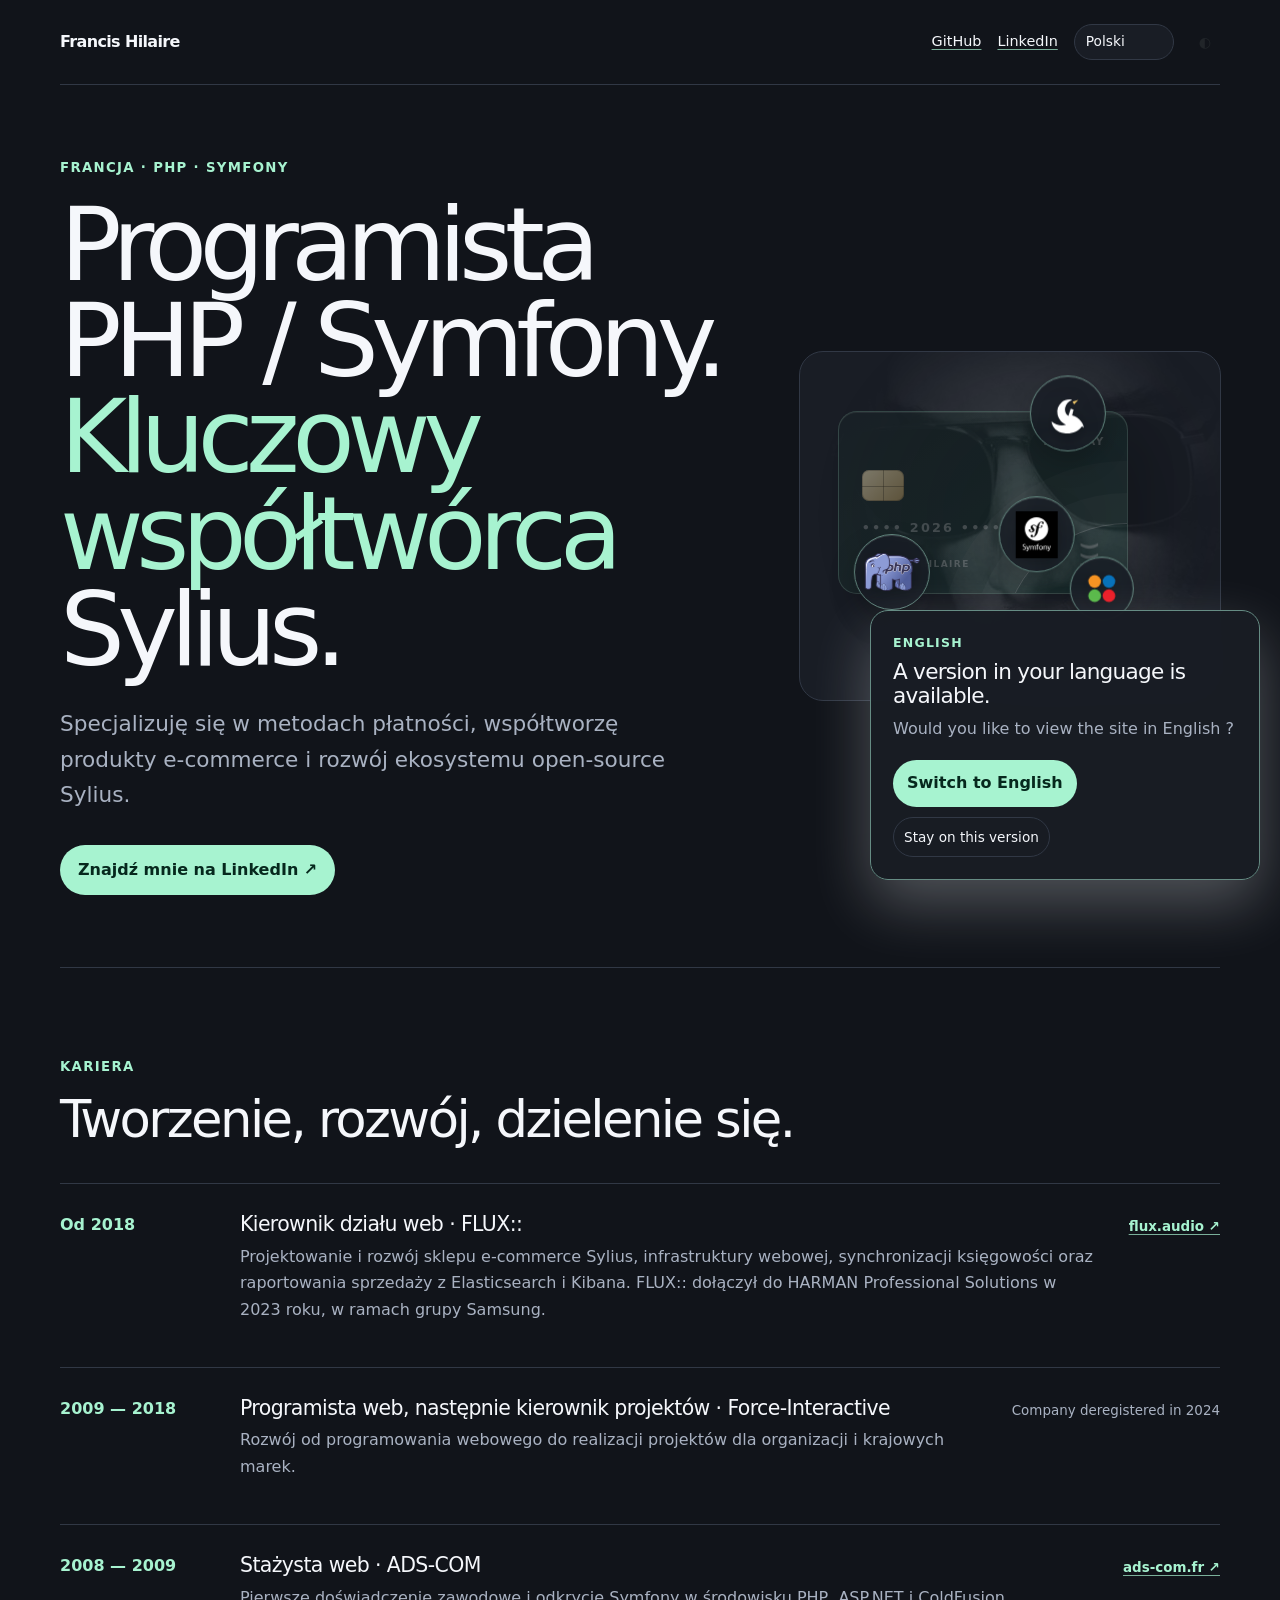
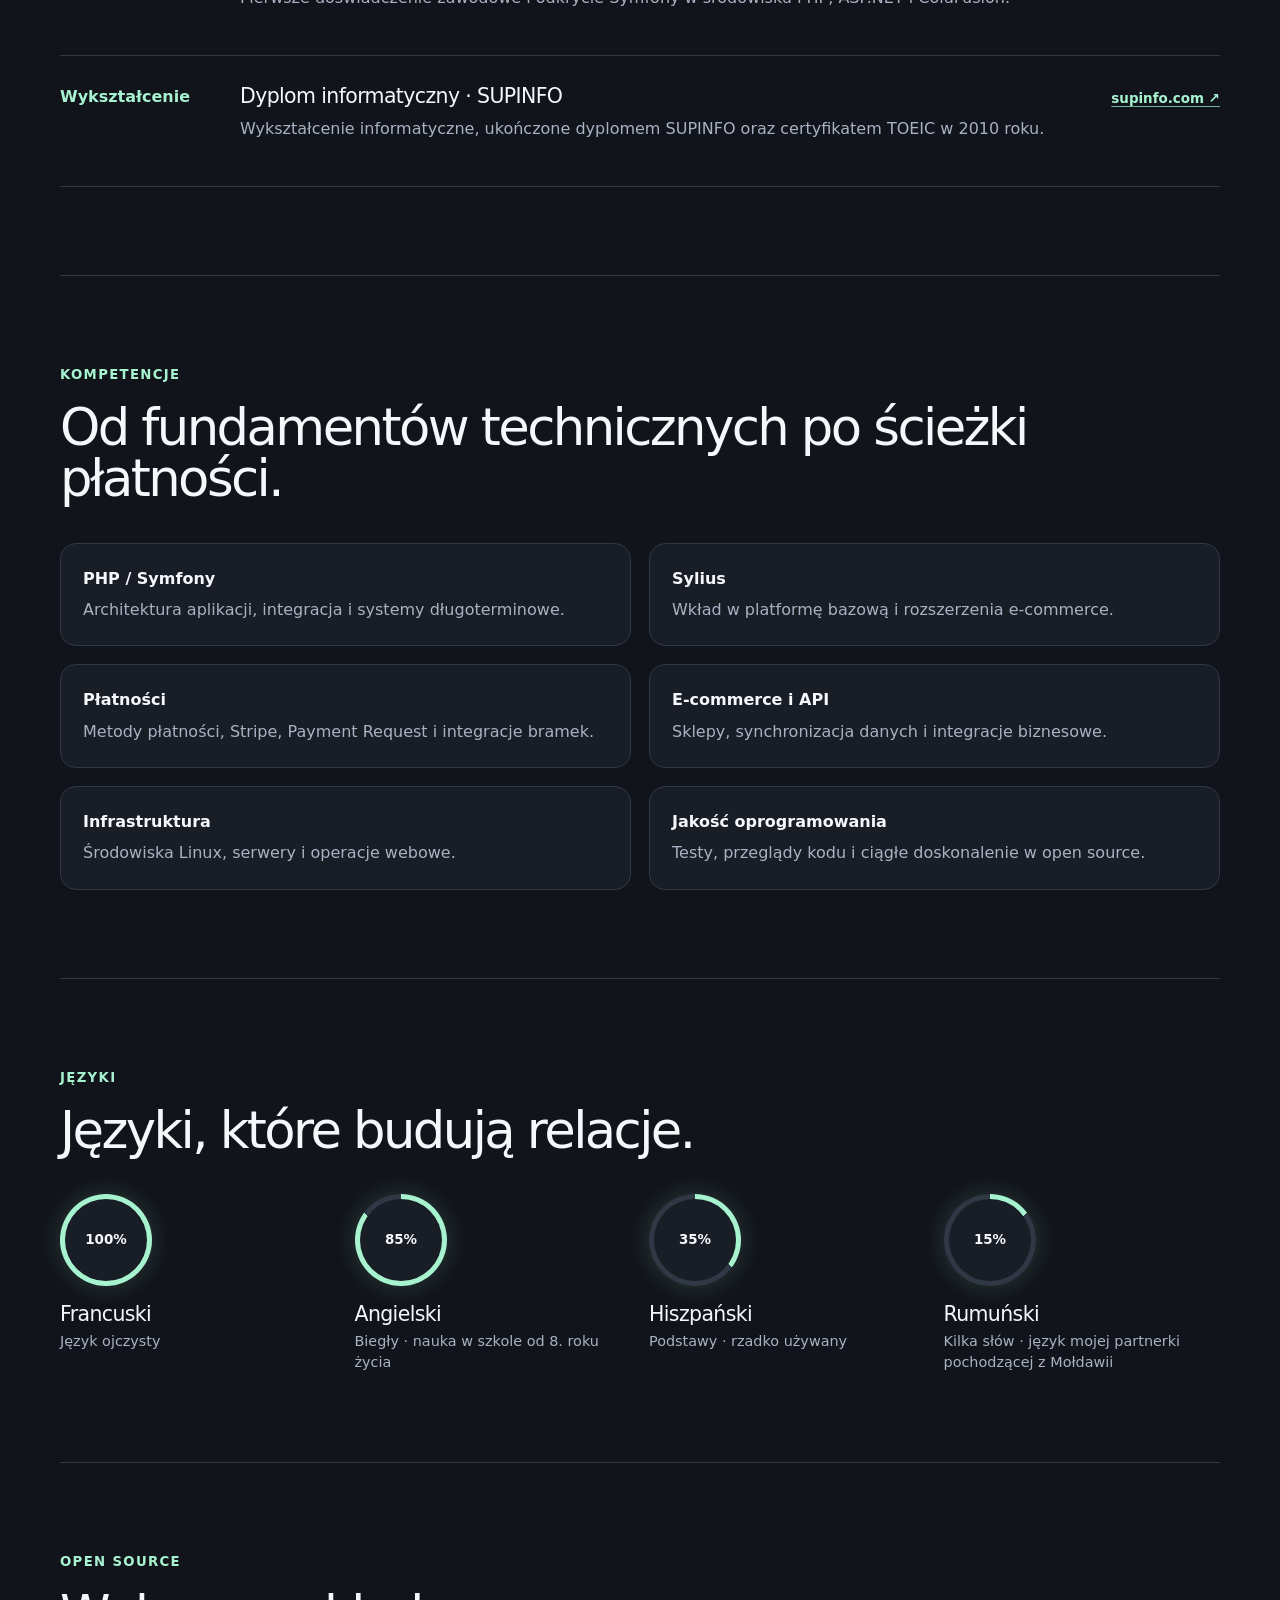
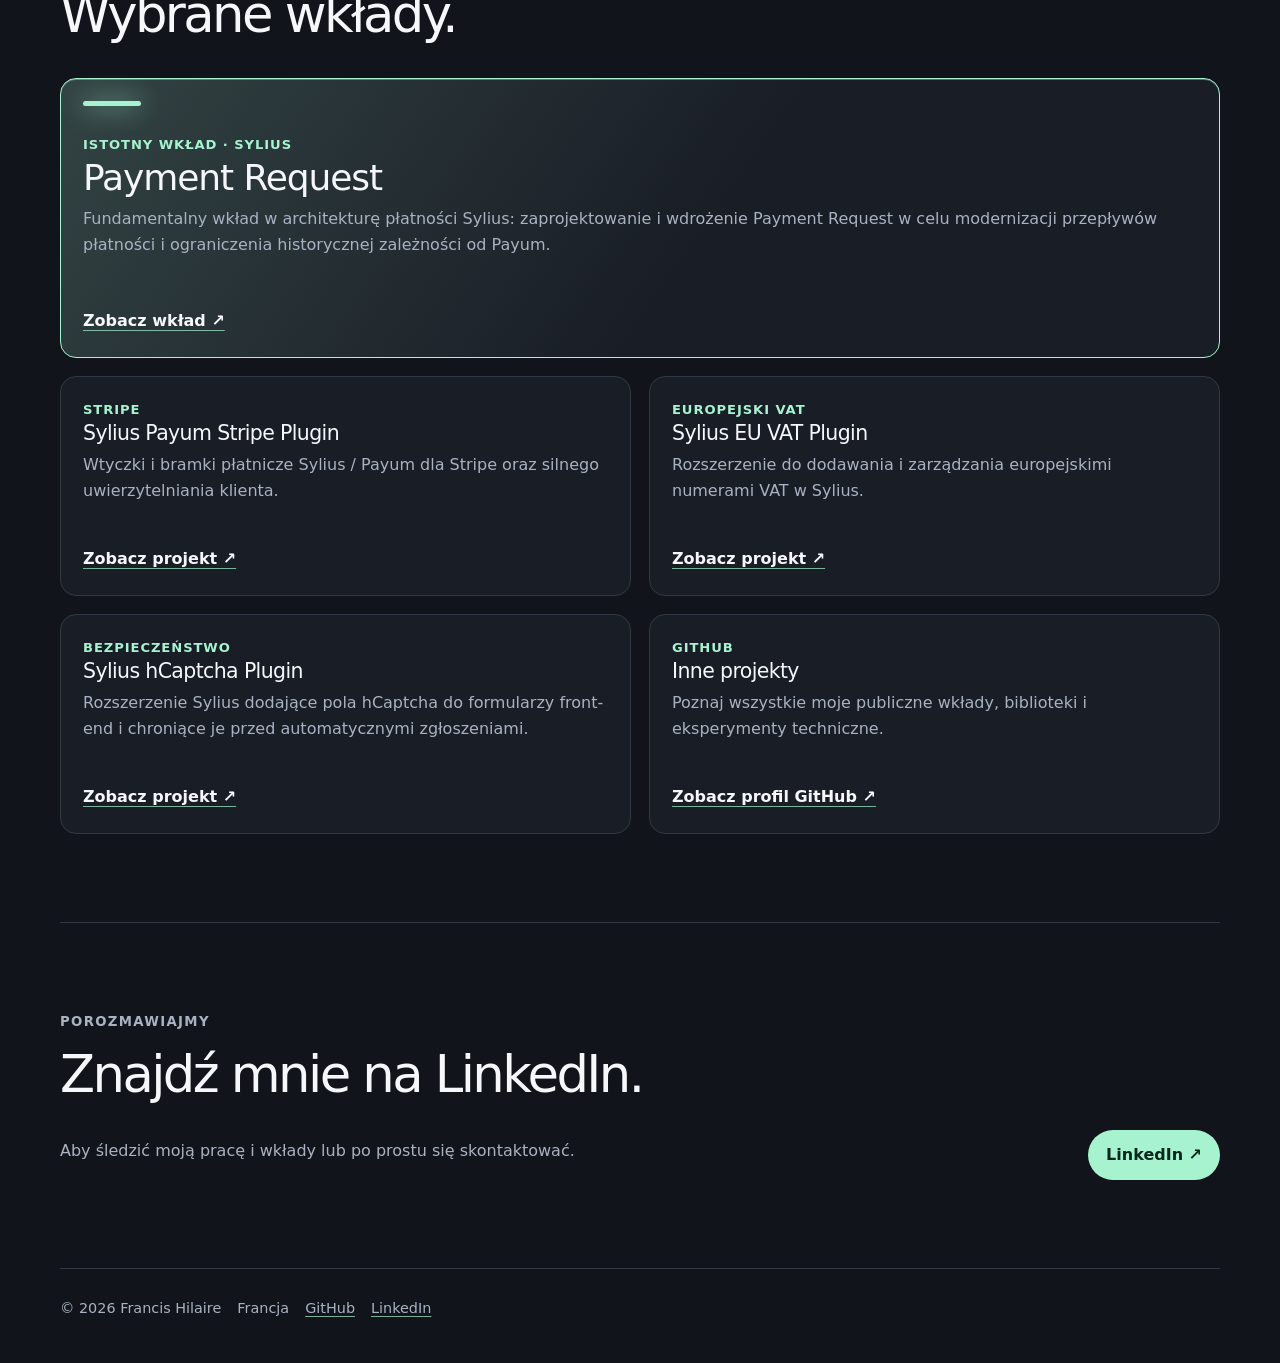
<file: pl.html>
<!doctype html>
<html lang="pl">
<head>
  <meta charset="utf-8">
  <meta name="viewport" content="width=device-width, initial-scale=1">
  <meta name="description" content="Francis Hilaire — programista PHP / Symfony i kluczowy współtwórca Sylius.">
  <title>Francis Hilaire — Programista PHP / Symfony</title>
  <link href="https://cdn.jsdelivr.net/npm/bootstrap@5.3.8/dist/css/bootstrap.min.css" rel="stylesheet" integrity="sha384-sRIl4kxILFvY47J16cr9ZwB07vP4J8+LH7qKQnuqkuIAvNWLzeN8tE5YBujZqJLB" crossorigin="anonymous">
  <link rel="stylesheet" href="style.css">
</head>
<body>
  <header class="shell topbar">
    <a class="brand" href="#top">Francis Hilaire</a>
    <nav class="tools" aria-label="Główne linki">
      <a href="https://github.com/Prometee">GitHub</a>
      <a href="https://www.linkedin.com/in/francis-🦢-hilaire-28317aa3">LinkedIn</a>
      <button class="btn btn-sm" data-theme-toggle aria-label="Włącz jasny motyw">◐</button>
    </nav>
  </header>
  <main id="top" class="shell">
    <div class="hero"><div>
      <p class="eyebrow">Francja · PHP · Symfony</p>
      <h1>Programista PHP / Symfony.<br><em>Kluczowy współtwórca</em> Sylius.</h1>
      <p class="lede">Specjalizuję się w metodach płatności, współtworzę produkty e-commerce i rozwój ekosystemu open-source Sylius.</p>
      <a class="cta btn" href="https://www.linkedin.com/in/francis-🦢-hilaire-28317aa3">Znajdź mnie na LinkedIn ↗</a>
    </div><div class="art" aria-hidden="true"><div class="credit-card"><span class="card-brand">FH / PAY</span><span class="chip"></span><span class="card-number">•••• <span data-current-year>2026</span> •••• PHP</span><span class="card-holder">FRANCIS HILAIRE</span><span class="card-wave">)))</span></div><div class="tech-token token-swan"><img src="assets/swan.svg" alt=""></div><div class="tech-token token-symfony"><img src="assets/symfony.svg" alt="Symfony"></div><div class="tech-token token-php"><img src="assets/php-elephant.svg" alt="PHP"></div><div class="tech-token token-flux"><img src="assets/flux-dots.svg" alt="FLUX::"></div></div></div>
    <section><p class="eyebrow">Kariera</p><h2 class="section-title">Tworzenie, rozwój, dzielenie się.</h2><div class="timeline">
      <article><div class="date">Od 2018</div><div><h3>Kierownik działu web · FLUX::</h3><p class="muted">Projektowanie i rozwój sklepu e-commerce Sylius, infrastruktury webowej, synchronizacji księgowości oraz raportowania sprzedaży z Elasticsearch i Kibana. FLUX:: dołączył do HARMAN Professional Solutions w 2023 roku, w ramach grupy Samsung.</p></div></article>
      <article><div class="date">2009 — 2018</div><div><h3>Programista web, następnie kierownik projektów · Force-Interactive</h3><p class="muted">Rozwój od programowania webowego do realizacji projektów dla organizacji i krajowych marek.</p></div></article>
      <article><div class="date">2008 — 2009</div><div><h3>Stażysta web · ADS-COM</h3><p class="muted">Pierwsze doświadczenie zawodowe i odkrycie Symfony w środowisku PHP, ASP.NET i ColdFusion.</p></div></article>
      <article><div class="date">Wykształcenie</div><div><h3>Dyplom informatyczny · SUPINFO</h3><p class="muted">Wykształcenie informatyczne, ukończone dyplomem SUPINFO oraz certyfikatem TOEIC w 2010 roku.</p></div></article>
    </div></section>
    <section><p class="eyebrow">Kompetencje</p><h2 class="section-title">Od fundamentów technicznych po ścieżki płatności.</h2><div class="grid">
      <div class="skill"><strong>PHP / Symfony</strong><span class="muted">Architektura aplikacji, integracja i systemy długoterminowe.</span></div><div class="skill"><strong>Sylius</strong><span class="muted">Wkład w platformę bazową i rozszerzenia e-commerce.</span></div><div class="skill"><strong>Płatności</strong><span class="muted">Metody płatności, Stripe, Payment Request i integracje bramek.</span></div><div class="skill"><strong>E-commerce i API</strong><span class="muted">Sklepy, synchronizacja danych i integracje biznesowe.</span></div><div class="skill"><strong>Infrastruktura</strong><span class="muted">Środowiska Linux, serwery i operacje webowe.</span></div><div class="skill"><strong>Jakość oprogramowania</strong><span class="muted">Testy, przeglądy kodu i ciągłe doskonalenie w open source.</span></div>
    </div></section>
    <section><p class="eyebrow">Open source</p><h2 class="section-title">Wybrane wkłady.</h2><div class="grid">
      <article class="project project-featured"><span class="tag">Istotny wkład · Sylius</span><h3>Payment Request</h3><p class="muted">Fundamentalny wkład w architekturę płatności Sylius: zaprojektowanie i wdrożenie Payment Request w celu modernizacji przepływów płatności i ograniczenia historycznej zależności od Payum.</p><a href="https://github.com/Sylius/Sylius/pull/15943">Zobacz wkład ↗</a></article>
      <article class="project"><span class="tag">Stripe</span><h3>Sylius Payum Stripe Plugin</h3><p class="muted">Wtyczki i bramki płatnicze Sylius / Payum dla Stripe oraz silnego uwierzytelniania klienta.</p><a href="https://github.com/FLUX-SE/SyliusPayumStripePlugin">Zobacz projekt ↗</a></article>
      <article class="project"><span class="tag">Europejski VAT</span><h3>Sylius EU VAT Plugin</h3><p class="muted">Rozszerzenie do dodawania i zarządzania europejskimi numerami VAT w Sylius.</p><a href="https://github.com/FLUX-SE/SyliusEUVatPlugin">Zobacz projekt ↗</a></article>
      <article class="project"><span class="tag">Bezpieczeństwo</span><h3>Sylius hCaptcha Plugin</h3><p class="muted">Rozszerzenie Sylius dodające pola hCaptcha do formularzy front-end i chroniące je przed automatycznymi zgłoszeniami.</p><a href="https://github.com/FLUX-SE/SyliusHCaptchaPlugin">Zobacz projekt ↗</a></article>
      <article class="project"><span class="tag">GitHub</span><h3>Inne projekty</h3><p class="muted">Poznaj wszystkie moje publiczne wkłady, biblioteki i eksperymenty techniczne.</p><a href="https://github.com/Prometee">Zobacz profil GitHub ↗</a></article>
    </div></section>
    <section><div class="contact"><div><p class="eyebrow">Porozmawiajmy</p><h2 class="section-title">Znajdź mnie na LinkedIn.</h2><p>Aby śledzić moją pracę i wkłady lub po prostu się skontaktować.</p></div><a class="cta btn" href="https://www.linkedin.com/in/francis-🦢-hilaire-28317aa3">LinkedIn ↗</a></div></section>
  </main>
  <footer class="shell"><div class="links"><span>© <span data-current-year>2026</span> Francis Hilaire</span><span>Francja</span><a href="https://github.com/Prometee">GitHub</a><a href="https://www.linkedin.com/in/francis-🦢-hilaire-28317aa3">LinkedIn</a></div></footer>
  <script src="app.js"></script>
</body>
</html>
</file>
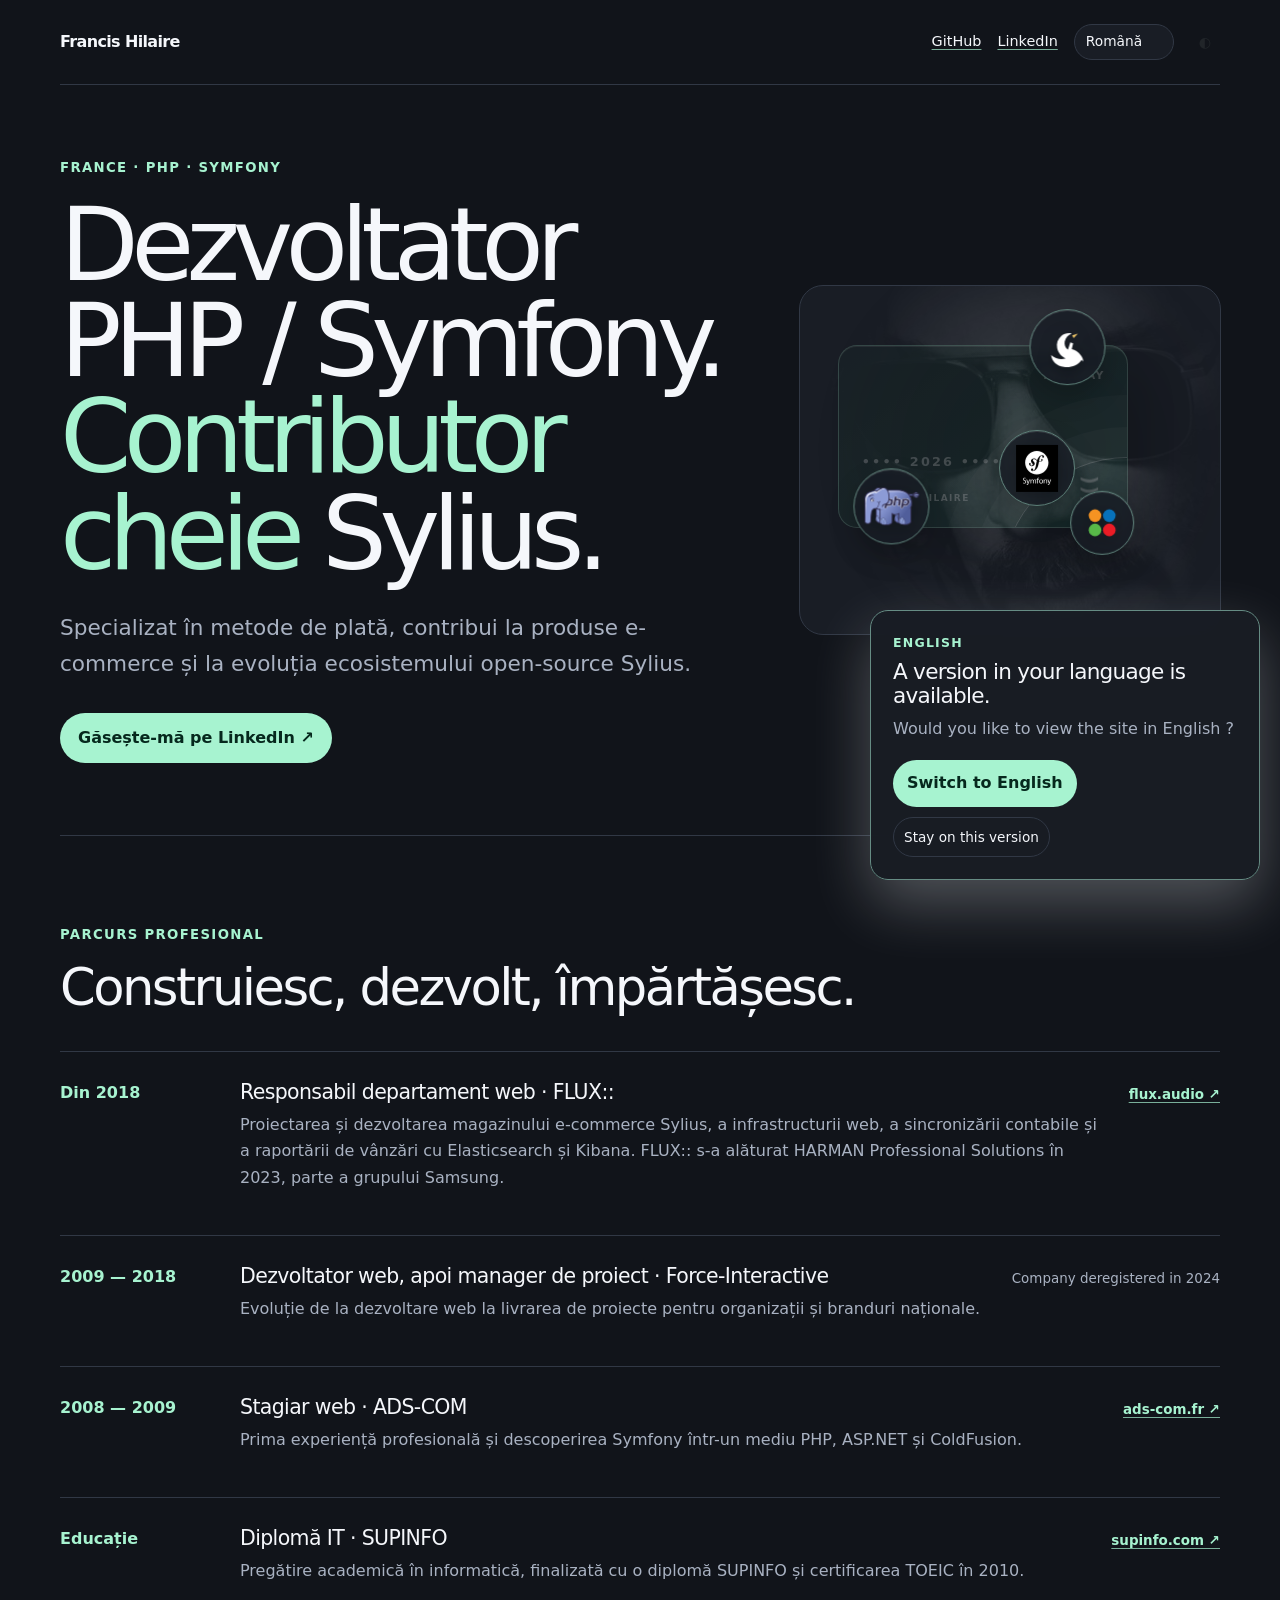
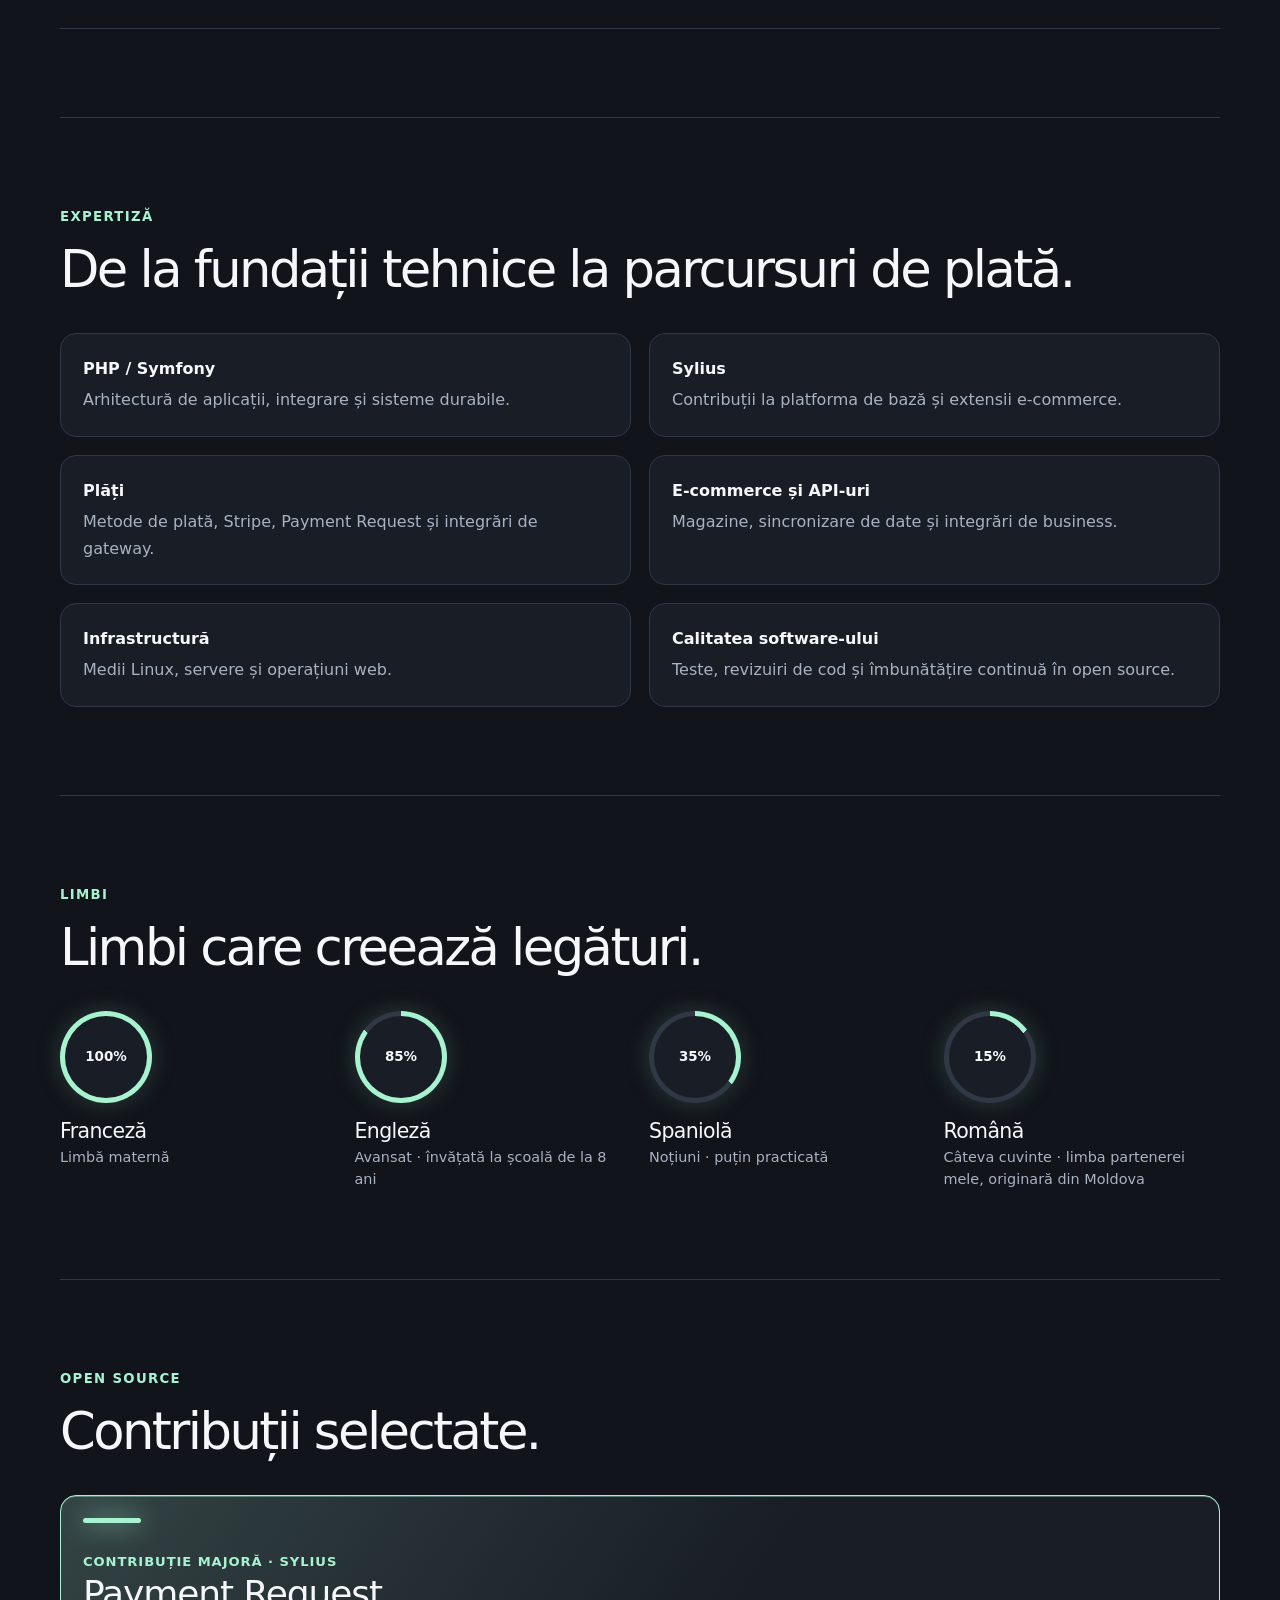
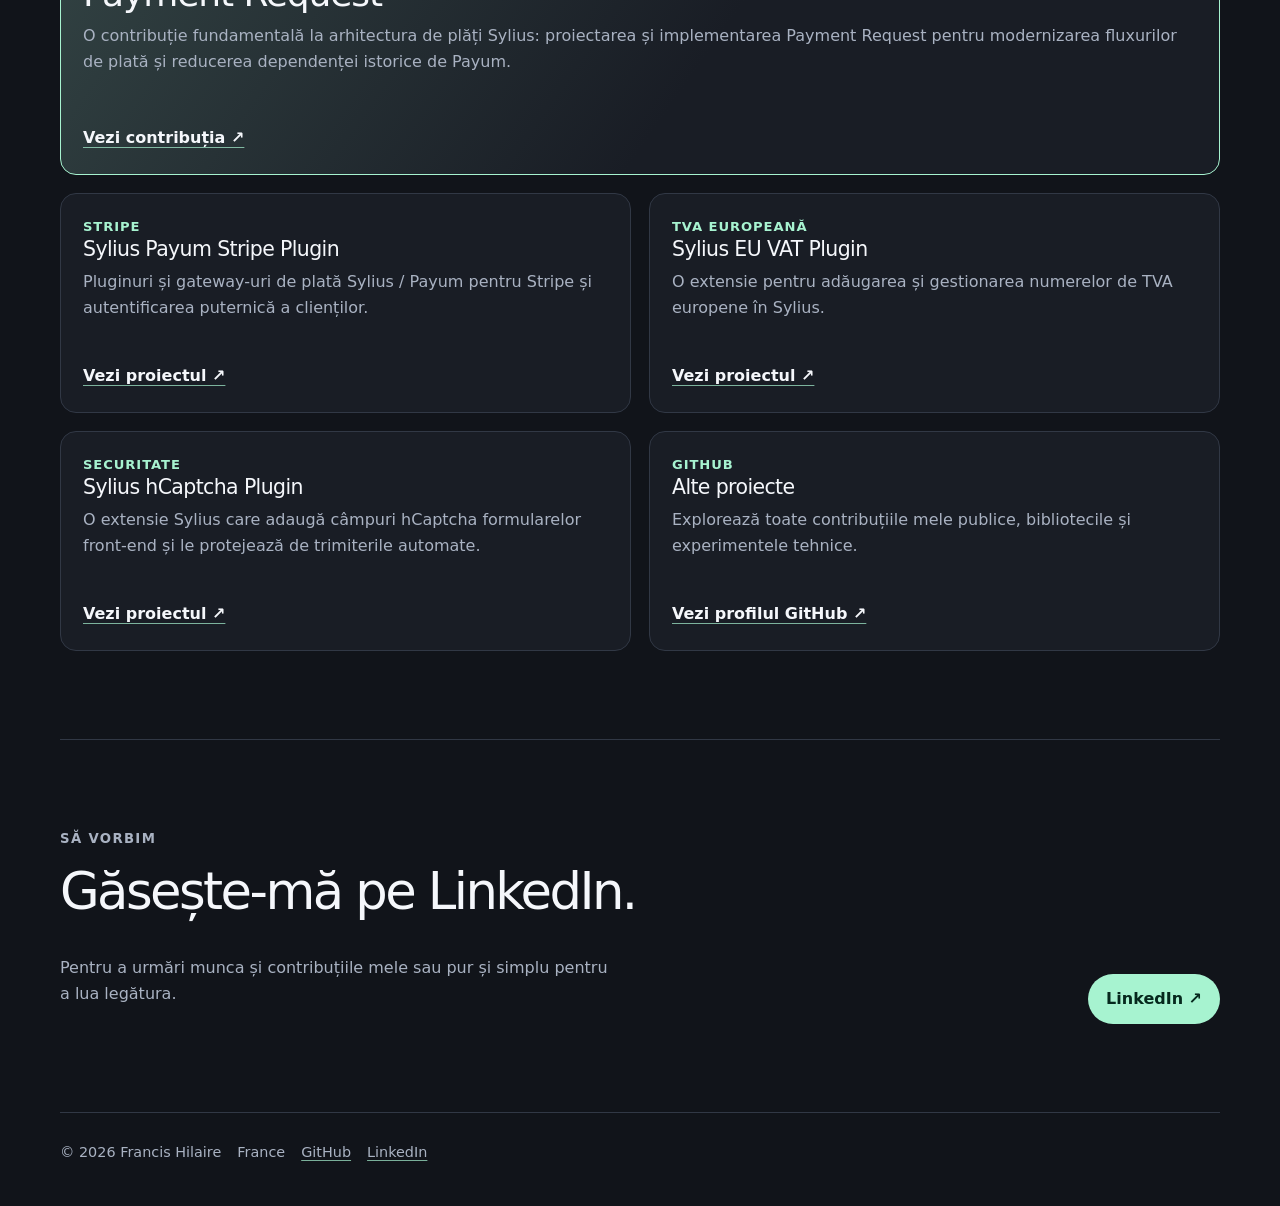
<file: ro.html>
<!DOCTYPE html>
<html lang="ro">
<head>
  <meta charset="utf-8">
  <meta name="viewport" content="width=device-width,initial-scale=1">
  <meta name="description" content="Francis Hilaire — dezvoltator PHP / Symfony și contributor cheie la Sylius.">
  <title>Francis Hilaire — Dezvoltator PHP / Symfony</title>
  <link href="https://cdn.jsdelivr.net/npm/bootstrap@5.3.8/dist/css/bootstrap.min.css" rel="stylesheet" integrity="sha384-sRIl4kxILFvY47J16cr9ZwB07vP4J8+LH7qKQnuqkuIAvNWLzeN8tE5YBujZqJLB" crossorigin="anonymous">
  <link rel="stylesheet" href="style.css">
</head>
<body>
  <header class="shell topbar">
    <a class="brand" href="#top">Francis Hilaire</a>
    <nav class="tools" aria-label="Linkuri principale">
      <a href="https://github.com/Prometee">GitHub</a><a href="https://www.linkedin.com/in/francis-🦢-hilaire-28317aa3">LinkedIn</a><a href="index.html" lang="fr">FR</a><button class="btn btn-sm" data-theme-toggle="" aria-label="Enable light theme">◐</button>
    </nav>
  </header>
  <main id="top" class="shell">
    <div class="hero">
      <div>
        <p class="eyebrow">France · PHP · Symfony</p>
        <h1>Dezvoltator PHP / Symfony.<br>
        <em>Contributor cheie</em> Sylius.</h1>
        <p class="lede">Specializat în metode de plată, contribui la produse e-commerce și la evoluția ecosistemului open-source Sylius.</p><a class="cta btn" href="https://www.linkedin.com/in/francis-🦢-hilaire-28317aa3">Găsește-mă pe LinkedIn ↗</a>
      </div>
      <div class="art" aria-hidden="true">
        <div class="credit-card">
          <span class="card-brand">FH / PAY</span><span class="card-number">•••• <span data-current-year="">2026</span> •••• PHP</span><span class="card-holder">FRANCIS HILAIRE</span><span class="card-wave">)))</span>
        </div>
        <div class="tech-token token-swan"><img src="assets/swan.svg" alt=""></div>
        <div class="tech-token token-symfony"><img src="assets/symfony.svg" alt="Symfony"></div>
        <div class="tech-token token-php"><img src="assets/php-elephant.svg" alt="PHP"></div>
        <div class="tech-token token-flux"><img src="assets/flux-dots.svg" alt="FLUX::"></div>
      </div>
    </div>
    <section>
      <p class="eyebrow">Parcurs profesional</p>
      <h2 class="section-title">Construiesc, dezvolt, împărtășesc.</h2>
      <div class="timeline">
        <article>
          <div class="date">
            Din 2018
          </div>
          <div>
            <h3>Responsabil departament web · FLUX::</h3>
            <p class="muted">Proiectarea și dezvoltarea magazinului e-commerce Sylius, a infrastructurii web, a sincronizării contabile și a raportării de vânzări cu Elasticsearch și Kibana. FLUX:: s-a alăturat HARMAN Professional Solutions în 2023, parte a grupului Samsung.</p>
          </div>
        </article>
        <article>
          <div class="date">
            2009 — 2018
          </div>
          <div>
            <h3>Dezvoltator web, apoi manager de proiect · Force-Interactive</h3>
            <p class="muted">Evoluție de la dezvoltare web la livrarea de proiecte pentru organizații și branduri naționale.</p>
          </div>
        </article>
        <article>
          <div class="date">
            2008 — 2009
          </div>
          <div>
            <h3>Stagiar web · ADS-COM</h3>
            <p class="muted">Prima experiență profesională și descoperirea Symfony într-un mediu PHP, ASP.NET și ColdFusion.</p>
          </div>
        </article>
        <article>
          <div class="date">
            Educație
          </div>
          <div>
            <h3>Diplomă IT · SUPINFO</h3>
            <p class="muted">Pregătire academică în informatică, finalizată cu o diplomă SUPINFO și certificarea TOEIC în 2010.</p>
          </div>
        </article>
      </div>
    </section>
    <section>
      <p class="eyebrow">Expertiză</p>
      <h2 class="section-title">De la fundații tehnice la parcursuri de plată.</h2>
      <div class="grid">
        <div class="skill">
          <strong>PHP / Symfony</strong><span class="muted">Arhitectură de aplicații, integrare și sisteme durabile.</span>
        </div>
        <div class="skill">
          <strong>Sylius</strong><span class="muted">Contribuții la platforma de bază și extensii e-commerce.</span>
        </div>
        <div class="skill">
          <strong>Plăți</strong><span class="muted">Metode de plată, Stripe, Payment Request și integrări de gateway.</span>
        </div>
        <div class="skill">
          <strong>E-commerce și API-uri</strong><span class="muted">Magazine, sincronizare de date și integrări de business.</span>
        </div>
        <div class="skill">
          <strong>Infrastructură</strong><span class="muted">Medii Linux, servere și operațiuni web.</span>
        </div>
        <div class="skill">
          <strong>Calitatea software-ului</strong><span class="muted">Teste, revizuiri de cod și îmbunătățire continuă în open source.</span>
        </div>
      </div>
    </section>
    <section>
      <p class="eyebrow">Open source</p>
      <h2 class="section-title">Contribuții selectate.</h2>
      <div class="grid">
        <article class="project project-featured">
          <span class="tag">Contribuție majoră · Sylius</span>
          <h3>Payment Request</h3>
          <p class="muted">O contribuție fundamentală la arhitectura de plăți Sylius: proiectarea și implementarea Payment Request pentru modernizarea fluxurilor de plată și reducerea dependenței istorice de Payum.</p><a href="https://github.com/Sylius/Sylius/pull/15943">Vezi contribuția ↗</a>
        </article>
        <article class="project">
          <span class="tag">Stripe</span>
          <h3>Sylius Payum Stripe Plugin</h3>
          <p class="muted">Pluginuri și gateway-uri de plată Sylius / Payum pentru Stripe și autentificarea puternică a clienților.</p><a href="https://github.com/FLUX-SE/SyliusPayumStripePlugin">Vezi proiectul ↗</a>
        </article>
        <article class="project">
          <span class="tag">TVA europeană</span>
          <h3>Sylius EU VAT Plugin</h3>
          <p class="muted">O extensie pentru adăugarea și gestionarea numerelor de TVA europene în Sylius.</p><a href="https://github.com/FLUX-SE/SyliusEUVatPlugin">Vezi proiectul ↗</a>
        </article>
        <article class="project">
          <span class="tag">Securitate</span>
          <h3>Sylius hCaptcha Plugin</h3>
          <p class="muted">O extensie Sylius care adaugă câmpuri hCaptcha formularelor front-end și le protejează de trimiterile automate.</p><a href="https://github.com/FLUX-SE/SyliusHCaptchaPlugin">Vezi proiectul ↗</a>
        </article>
        <article class="project">
          <span class="tag">GitHub</span>
          <h3>Alte proiecte</h3>
          <p class="muted">Explorează toate contribuțiile mele publice, bibliotecile și experimentele tehnice.</p><a href="https://github.com/Prometee">Vezi profilul GitHub ↗</a>
        </article>
      </div>
    </section>
    <section>
      <div class="contact">
        <div>
          <p class="eyebrow">Să vorbim</p>
          <h2 class="section-title">Găsește-mă pe LinkedIn.</h2>
          <p>Pentru a urmări munca și contribuțiile mele sau pur și simplu pentru a lua legătura.</p>
        </div><a class="cta btn" href="https://www.linkedin.com/in/francis-🦢-hilaire-28317aa3">LinkedIn ↗</a>
      </div>
    </section>
  </main>
  <footer class="shell">
    <div class="links">
      <span>© <span data-current-year="">2026</span> Francis Hilaire</span><span>France</span><a href="https://github.com/Prometee">GitHub</a><a href="https://www.linkedin.com/in/francis-🦢-hilaire-28317aa3">LinkedIn</a>
    </div>
  </footer>
  <script src="app.js"></script>
</body>
</html>
</file>
<file: style.css>
:root {
  color-scheme: dark;
  --page: #11141a;
  --surface: #191d25;
  --ink: #f5f7fb;
  --muted: #a9b2c2;
  --line: #313845;
  --accent: #a7f3d0;
  --accent-strong: #4ade80;
  --glow: #7c3aed;
}

:root[data-theme="light"] {
  color-scheme: light;
  --page: #f7f8fa;
  --surface: #ffffff;
  --ink: #151821;
  --muted: #5f6878;
  --line: #dce1e8;
  --accent: #075d42;
  --accent-strong: #047857;
  --glow: #c4b5fd;
}

* { box-sizing: border-box; }
html { scroll-behavior: smooth; }
body {
  margin: 0;
  min-width: 320px;
  background: var(--page);
  color: var(--ink);
  font: 16px/1.65 Inter, ui-sans-serif, system-ui, -apple-system, BlinkMacSystemFont, "Segoe UI", sans-serif;
}
a { color: inherit; text-decoration-color: color-mix(in srgb, var(--accent) 70%, transparent); text-underline-offset: .22em; }
a:hover { color: var(--accent); }
.shell { width: min(1160px, calc(100% - 40px)); margin: auto; }
.topbar { display: flex; justify-content: space-between; align-items: center; gap: 20px; padding: 24px 0; border-bottom: 1px solid var(--line); }
.brand { font-weight: 800; letter-spacing: -.04em; text-decoration: none; }
.tools, .links { display: flex; align-items: center; gap: 16px; flex-wrap: wrap; }
.tools a, .links a { font-size: .9rem; }
.language-picker { appearance: none; min-height: 36px; padding: 7px 30px 7px 11px; border: 1px solid var(--line); border-radius: 999px; background: var(--surface); color: var(--ink); font: inherit; font-size: .86rem; line-height: 1; cursor: pointer; }
.language-picker:hover, .language-picker:focus { border-color: var(--accent); outline: none; }
.language-suggestion { position: fixed; z-index: 20; right: max(20px, env(safe-area-inset-right)); bottom: max(20px, env(safe-area-inset-bottom)); width: min(390px, calc(100% - 40px)); padding: 22px; border: 1px solid color-mix(in srgb, var(--accent) 45%, var(--line)); border-radius: 18px; background: color-mix(in srgb, var(--surface) 94%, transparent); box-shadow: 0 24px 60px color-mix(in srgb, var(--ink) 28%, transparent); backdrop-filter: blur(16px); opacity: 0; transform: translateY(16px); transition: opacity .22s ease, transform .22s ease; }
.language-suggestion.is-visible { opacity: 1; transform: translateY(0); }
.language-suggestion__eyebrow { margin-bottom: 7px; color: var(--accent); font-size: .78rem; font-weight: 800; letter-spacing: .1em; text-transform: uppercase; }
.language-suggestion h2 { margin-bottom: 8px; font-size: 1.35rem; line-height: 1.1; letter-spacing: -.035em; }
.language-suggestion > p:not(.language-suggestion__eyebrow) { margin-bottom: 18px; color: var(--muted); }
.language-suggestion__actions { display: flex; align-items: center; gap: 10px; flex-wrap: wrap; }
.language-suggestion .cta { margin-top: 0; padding: 10px 14px; }
.language-suggestion button { padding: 8px 10px; font-size: .85rem; }
button { border: 1px solid var(--line); background: transparent; color: var(--ink); border-radius: 999px; padding: 8px 12px; cursor: pointer; }
button:hover { border-color: var(--accent); color: var(--accent); }
.hero { min-height: 72vh; display: grid; grid-template-columns: 1.25fr .75fr; gap: 36px; align-items: center; padding: 72px 0; }
.eyebrow { color: var(--accent); font-weight: 750; font-size: .83rem; letter-spacing: .1em; text-transform: uppercase; }
h1, h2, h3, p { margin-top: 0; }
h1 { font-size: clamp(3.1rem, 8vw, 6.9rem); line-height: .94; letter-spacing: -.075em; max-width: 900px; margin: 18px 0 28px; }
h1 em { color: var(--accent); font-style: normal; }
.lede { font-size: clamp(1.1rem, 2vw, 1.35rem); color: var(--muted); max-width: 650px; }
.cta { display: inline-flex; align-items: center; gap: 10px; margin-top: 16px; padding: 12px 17px; border-radius: 999px; background: var(--accent); color: #06281d; font-weight: 800; text-decoration: none; }
.cta:hover { color: #06281d; transform: translateY(-1px); }
.cta.btn:hover,
.topbar button.btn:hover {
  background: var(--accent-strong);
  border-color: var(--accent-strong);
  color: #fff;
}
:root[data-theme="light"] .cta,
:root[data-theme="light"] .cta:hover {
  color: #fff;
}
:root[data-theme="light"] button {
  background: var(--accent);
  color: #fff;
  border-color: var(--accent);
}
:root[data-theme="light"] .cta.btn:hover,
:root[data-theme="light"] .topbar button.btn:hover {
  background: #0f9f6e;
  border-color: #0f9f6e;
}
.art { position: relative; isolation: isolate; min-height: 350px; overflow: hidden; border: 1px solid var(--line); border-radius: 24px; background: var(--surface); transform: perspective(900px) rotateX(var(--tilt-x, 0deg)) rotateY(var(--tilt-y, 0deg)); transition: transform .35s cubic-bezier(.2,.8,.2,1); will-change: transform; }
.art::before { content: ""; position: absolute; z-index: 0; inset: 0; background: url("assets/github-avatar.jpg") 50% 44% / cover no-repeat; filter: grayscale(1) contrast(1.15); opacity: .19; mask-image: radial-gradient(circle at 56% 47%, #000 6%, transparent 74%); pointer-events: none; }
:root[data-theme="light"] .art::before { opacity: .13; }
.orbit, .dot, .route { position: absolute; border-radius: 50%; }
.orbit { width: 300px; height: 300px; border: 1px solid var(--accent); right: -85px; top: -40px; box-shadow: 0 0 70px color-mix(in srgb, var(--accent) 18%, transparent); animation: orbit-breathe 8s ease-in-out infinite; }
.orbit::after { content: ""; position: absolute; inset: 52px; border: 1px dashed var(--line); border-radius: inherit; }
.dot { width: 52px; height: 52px; background: var(--accent-strong); bottom: 76px; left: 21%; box-shadow: 0 0 42px var(--accent-strong); animation: dot-pulse 3.6s ease-in-out infinite; }
.route { width: 160px; height: 160px; border: 24px solid var(--glow); bottom: -62px; right: 20px; opacity: .7; animation: route-turn 16s linear infinite; }
.credit-card { position: absolute; z-index: 1; left: 9%; top: 17%; width: min(290px, 78%); aspect-ratio: 1.586; padding: 23px; overflow: hidden; border: 1px solid color-mix(in srgb, var(--accent) 38%, transparent); border-radius: 19px; background: linear-gradient(145deg, color-mix(in srgb, #142f2b 55%, transparent), color-mix(in srgb, #075d42 52%, transparent)); box-shadow: 20px 28px 35px rgba(0,0,0,.2), inset 0 1px rgba(255,255,255,.14); color: rgba(255,255,255,.42); font-size: .68rem; font-weight: 750; letter-spacing: .13em; opacity: .46; filter: saturate(.72); animation: card-float 6s ease-in-out infinite; transform-style: preserve-3d; }
.credit-card::before { content: ""; position: absolute; width: 250px; height: 250px; right: -125px; bottom: -180px; border: 1px solid rgba(255,255,255,.35); border-radius: 50%; box-shadow: 0 0 0 30px rgba(255,255,255,.06), 0 0 0 62px rgba(255,255,255,.04); }
.credit-card > * { position: absolute; z-index: 1; transform: translateZ(22px); }
.card-brand { top: 21px; right: 22px; }
.chip { top: 58px; left: 23px; width: 42px; height: 31px; border-radius: 7px; background: linear-gradient(135deg, #f8e7a9, #b99542); box-shadow: inset 0 0 0 1px rgba(43,33,5,.28); }
.chip::before, .chip::after { content: ""; position: absolute; background: rgba(43,33,5,.35); } .chip::before { width: 1px; inset: 0 50%; } .chip::after { height: 1px; inset: 50% 0; }
.card-number { left: 23px; top: 105px; font-size: .8rem; letter-spacing: .17em; }
.card-holder { left: 23px; bottom: 21px; font-size: .56rem; }
.card-wave { right: 22px; bottom: 20px; font-size: 1.2rem; transform: rotate(90deg) translateZ(22px) !important; }
.tech-token { position: absolute; z-index: 2; display: grid; width: 76px; height: 76px; place-items: center; border: 1px solid color-mix(in srgb, var(--accent) 42%, var(--line)); border-radius: 50%; background: color-mix(in srgb, var(--surface) 84%, transparent); box-shadow: 0 12px 28px rgba(0,0,0,.2), inset 0 1px rgba(255,255,255,.14); backdrop-filter: blur(5px); animation: token-float 7s ease-in-out infinite; }
.tech-token { cursor: pointer; }
.tech-token:focus-visible { outline: 3px solid var(--accent); outline-offset: 4px; }
.tech-token img { width: 47px; height: 47px; object-fit: contain; filter: drop-shadow(0 3px 8px rgba(0,0,0,.26)); }
.tech-token::after { content: attr(data-label); position: absolute; z-index: 3; left: 50%; top: calc(100% + 10px); width: max-content; max-width: 150px; padding: 5px 8px; border: 1px solid var(--line); border-radius: 999px; background: var(--page); color: var(--ink); font-size: .68rem; font-weight: 750; line-height: 1.2; text-align: center; opacity: 0; pointer-events: none; transform: translate(-50%, -4px); transition: opacity .18s ease, transform .18s ease; }
.tech-token:hover::after { opacity: 1; transform: translate(-50%, 0); }
.token-swan { top: 13%; right: 11%; color: var(--accent); }
.token-symfony { right: 17%; bottom: 22%; animation-delay: -2.4s; }
.token-php { left: 19%; bottom: 13%; animation-delay: -4.7s; }
.token-php img { width: 55px; height: 42px; }
.token-flux { right: 4%; bottom: 8%; width: 64px; height: 64px; animation-delay: -1.2s; }
.token-flux img { width: 42px; height: 42px; }
.art.is-collision-simulation .tech-token { top: 0; right: auto; bottom: auto; left: 0; animation: none; will-change: transform; }
.art.is-collision-simulation .tech-token.is-selected { border-color: var(--accent); box-shadow: 0 0 0 4px color-mix(in srgb, var(--accent) 20%, transparent), 0 12px 28px rgba(0,0,0,.2); }
.art.is-easter-egg .tech-token { transition: transform .72s cubic-bezier(.2,.8,.2,1), opacity .28s ease; }
.art.is-easter-egg .tech-token::after { opacity: 0; }
.easter-egg-gif { position: absolute; z-index: 3; top: 50%; left: 50%; width: min(230px, 54%); margin: 0; border: 1px solid color-mix(in srgb, var(--accent) 58%, var(--line)); border-radius: 12px; box-shadow: 0 18px 38px color-mix(in srgb, var(--ink) 32%, transparent); opacity: 0; pointer-events: none; transform: translate(-50%, -50%) scale(.88); transition: opacity .32s ease .45s, transform .5s cubic-bezier(.2,.8,.2,1) .45s; }
.easter-egg-gif.is-visible { opacity: 1; transform: translate(-50%, -50%) scale(1); }
@keyframes orbit-breathe { 50% { transform: translate(-13px, 14px) scale(1.045); opacity: .72; } }
@keyframes dot-pulse { 50% { transform: translateY(-14px) scale(1.18); box-shadow: 0 0 64px var(--accent-strong); } }
@keyframes route-turn { to { transform: rotate(360deg); } }
@keyframes card-float { 50% { transform: translate(12px, -12px) rotate(-4deg) rotateY(-7deg); } }
@keyframes token-float { 50% { transform: translateY(-12px) rotate(7deg); } }
@keyframes reveal-on-scroll {
  from { opacity: 0; transform: translateY(18px) scale(.99); }
  to { opacity: 1; transform: translateY(0) scale(1); }
}
section { padding: 88px 0; border-top: 1px solid var(--line); }
.section-title { font-size: clamp(2rem, 4vw, 3.4rem); letter-spacing: -.05em; line-height: 1; margin-bottom: 38px; }
.timeline { display: grid; gap: 0; }
.timeline article { display: grid; grid-template-columns: 150px minmax(0, 1fr) auto; gap: 30px; padding: 28px 0; border-top: 1px solid var(--line); }
.timeline article:last-child { border-bottom: 1px solid var(--line); }
.date { color: var(--accent); font-weight: 750; }
.company-link { align-self: start; padding-top: 4px; color: var(--muted); font-size: .84rem; white-space: nowrap; }
.company-link a { color: var(--accent); font-weight: 750; }
h3 { font-size: 1.28rem; letter-spacing: -.03em; margin-bottom: 7px; }
.muted { color: var(--muted); }
.grid { display: grid; grid-template-columns: repeat(2, 1fr); gap: 18px; }
.skill, .project { background: var(--surface); border: 1px solid var(--line); border-radius: 16px; padding: 22px; }
.skill, .project {
  transition: transform .45s cubic-bezier(.2,.8,.2,1), border-color .35s ease, box-shadow .35s ease, opacity .55s ease;
}
.skill:hover, .project:hover { transform: translateY(-5px); border-color: var(--accent); box-shadow: 0 18px 45px color-mix(in srgb, var(--ink) 12%, transparent); }
.grid > :nth-child(2) { transition-delay: .08s; }
.grid > :nth-child(3) { transition-delay: .16s; }
.grid > :nth-child(4) { transition-delay: .24s; }
.skill strong { display: block; margin-bottom: 5px; }
.language-grid { display: grid; grid-template-columns: repeat(4, 1fr); gap: 18px; }
.language-item { display: grid; gap: 16px; align-content: start; }
.language-item h3 { margin-bottom: 4px; }
.language-item p { margin-bottom: 0; font-size: .9rem; line-height: 1.5; }
.language-disc { --progress: 0; display: grid; width: 92px; aspect-ratio: 1; place-items: center; border-radius: 50%; background: conic-gradient(var(--accent) calc(var(--progress) * 1%), var(--line) 0); box-shadow: 0 0 26px color-mix(in srgb, var(--accent) 18%, transparent); }
.spoken-language-section.is-visible .language-disc { animation: language-progress .9s .4s cubic-bezier(.2,.8,.2,1) forwards, language-arrival .6s 1.1s ease-out both; }
.language-disc::before { content: ""; grid-area: 1 / 1; width: calc(100% - 10px); aspect-ratio: 1; border-radius: inherit; background: var(--surface); }
.language-disc span { position: relative; z-index: 1; grid-area: 1 / 1; font-size: .84rem; font-weight: 800; }
.language-item:nth-child(2) .language-disc { animation-delay: .52s, 1.22s; }
.language-item:nth-child(3) .language-disc { animation-delay: .64s, 1.34s; }
.language-item:nth-child(4) .language-disc { animation-delay: .76s, 1.46s; }
@property --progress { syntax: "<number>"; inherits: false; initial-value: 0; }
@keyframes language-progress { to { --progress: var(--level); } }
@keyframes language-arrival { 50% { transform: scale(1.08); box-shadow: 0 0 42px color-mix(in srgb, var(--accent) 35%, transparent); } }
.project { min-height: 220px; display: flex; flex-direction: column; }
.project-featured {
  grid-column: 1 / -1;
  min-height: 280px;
  border-color: var(--accent);
  background: linear-gradient(125deg, color-mix(in srgb, var(--accent) 18%, var(--surface)), var(--surface) 56%);
  box-shadow: inset 0 1px 0 color-mix(in srgb, var(--accent) 40%, transparent);
}
.project-featured h3 { font-size: clamp(1.6rem, 3vw, 2.25rem); }
.project-featured::before { content: ""; width: 58px; height: 5px; border-radius: 99px; background: var(--accent); margin-bottom: 28px; box-shadow: 0 0 26px var(--accent); }
.project .tag { color: var(--accent); font-size: .82rem; font-weight: 750; letter-spacing: .07em; text-transform: uppercase; }
.project a { margin-top: auto; font-weight: 700; }
.contact { display: flex; justify-content: space-between; gap: 30px; align-items: end; }
.contact p { color: var(--muted); max-width: 560px; }
footer { border-top: 1px solid var(--line); padding: 28px 0 42px; color: var(--muted); font-size: .9rem; }
@supports (animation-timeline: view()) {
  .skill, .project, .language-item {
    animation: reveal-on-scroll linear both;
    animation-timeline: view();
    animation-range: entry 35% cover 48%;
  }
}
@media (max-width: 720px) { .shell { width: min(100% - 28px, 1160px); } .hero { grid-template-columns: 1fr; padding: 54px 0; } .art { min-height: 260px; } .timeline article { grid-template-columns: 1fr; gap: 7px; } .grid, .language-grid { grid-template-columns: 1fr; } .language-item { grid-template-columns: 92px 1fr; align-items: center; } .project-featured { grid-column: auto; } .contact { display: block; } .topbar { align-items: flex-start; } .language-suggestion { right: 14px; bottom: 14px; width: calc(100% - 28px); } }
@media (prefers-reduced-motion: reduce) { *, *::before, *::after { scroll-behavior: auto !important; transition-duration: .01ms !important; animation-duration: .01ms !important; } }
</file>
